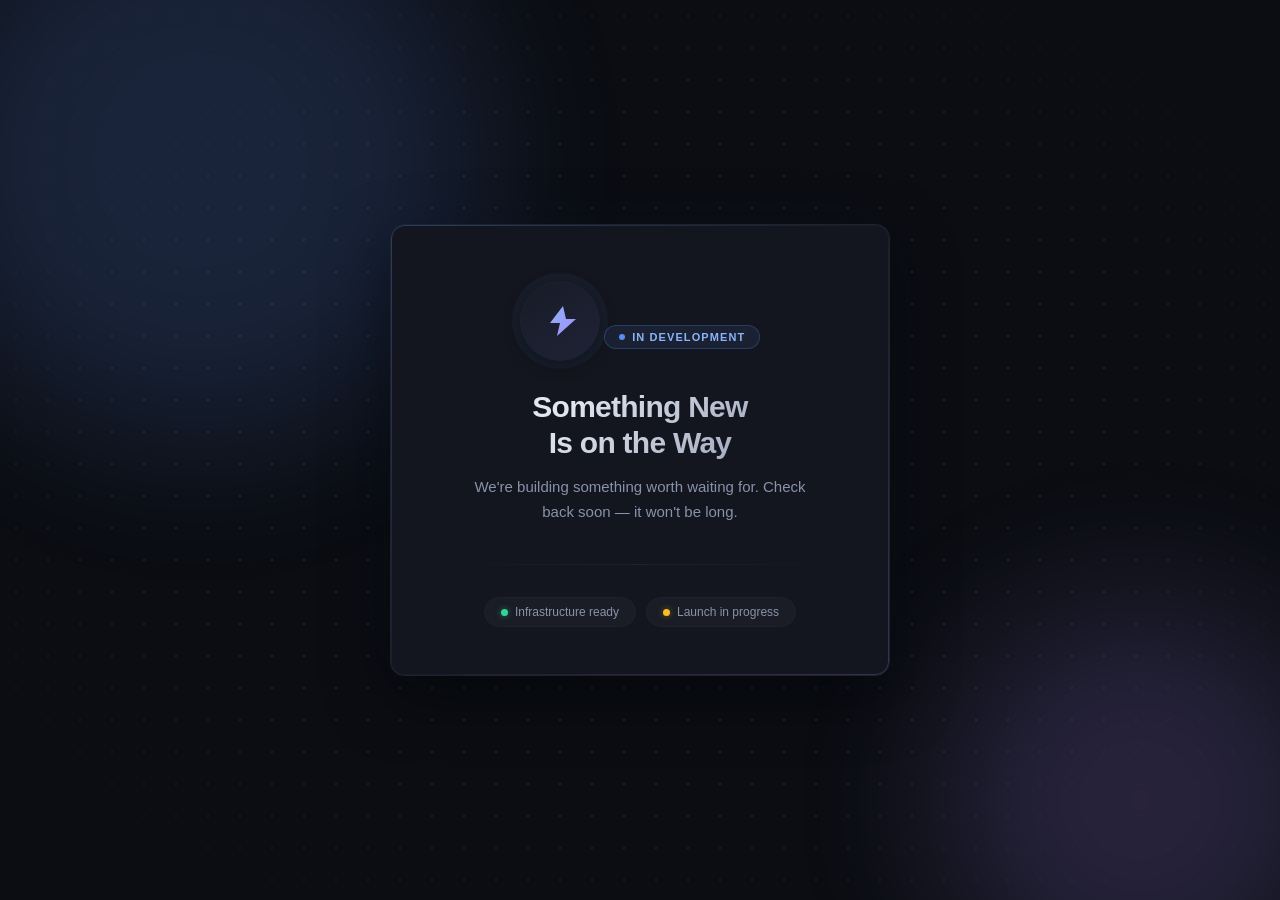
<file: internal/stub/default/index.html>
<!DOCTYPE html>
<html lang="en">
<head>
  <meta charset="UTF-8">
  <meta name="viewport" content="width=device-width, initial-scale=1.0">
  <title>Coming Soon</title>
  <style>
    *, *::before, *::after { box-sizing: border-box; margin: 0; padding: 0; }

    :root {
      --bg:        #0b0d12;
      --surface:   #13161e;
      --border:    #1e2130;
      --accent:    #5b8dee;
      --accent2:   #a78bfa;
      --text:      #e2e6f0;
      --muted:     #8892aa;
      --dim:       #3d4460;
      --r:         14px;
    }

    html, body { height: 100%; }

    body {
      font-family: -apple-system, BlinkMacSystemFont, 'Segoe UI', Roboto,
                   'Helvetica Neue', Arial, sans-serif;
      background: var(--bg);
      color: var(--text);
      display: flex;
      align-items: center;
      justify-content: center;
      min-height: 100vh;
      padding: 24px;
      overflow: hidden;
    }

    /* ── Animated background ── */
    .bg-layer {
      position: fixed;
      inset: 0;
      pointer-events: none;
      z-index: 0;
    }

    /* Dot grid */
    .bg-layer::before {
      content: '';
      position: absolute;
      inset: 0;
      background-image: radial-gradient(circle, rgba(91,141,238,.18) 1px, transparent 1px);
      background-size: 32px 32px;
      mask-image: radial-gradient(ellipse 80% 80% at 50% 50%, black 40%, transparent 100%);
    }

    /* Glow orbs */
    .orb {
      position: absolute;
      border-radius: 50%;
      filter: blur(80px);
      opacity: 0.18;
      animation: drift 12s ease-in-out infinite alternate;
    }
    .orb-1 {
      width: 560px; height: 560px;
      background: var(--accent);
      top: -120px; left: -80px;
      animation-delay: 0s;
    }
    .orb-2 {
      width: 400px; height: 400px;
      background: var(--accent2);
      bottom: -100px; right: -60px;
      animation-delay: -6s;
    }
    @keyframes drift {
      from { transform: translate(0, 0) scale(1); }
      to   { transform: translate(40px, 30px) scale(1.08); }
    }

    /* ── Card ── */
    .card {
      position: relative;
      z-index: 1;
      background: var(--surface);
      border: 1px solid var(--border);
      border-radius: var(--r);
      padding: 56px 52px 48px;
      max-width: 500px;
      width: 100%;
      text-align: center;
      box-shadow:
        0 0 0 1px rgba(255,255,255,.03) inset,
        0 20px 60px rgba(0,0,0,.5),
        0 0 80px rgba(91,141,238,.05);
    }

    /* card shimmer border */
    .card::before {
      content: '';
      position: absolute;
      inset: 0;
      border-radius: var(--r);
      padding: 1px;
      background: linear-gradient(135deg,
        rgba(91,141,238,.3) 0%,
        transparent 50%,
        rgba(167,139,250,.2) 100%);
      -webkit-mask: linear-gradient(#fff 0 0) content-box,
                    linear-gradient(#fff 0 0);
      -webkit-mask-composite: xor;
      mask-composite: exclude;
      pointer-events: none;
    }

    /* ── Icon ── */
    .icon-ring {
      display: inline-flex;
      align-items: center;
      justify-content: center;
      width: 80px;
      height: 80px;
      border-radius: 50%;
      background: linear-gradient(145deg, #181c28, #1e2235);
      border: 1px solid var(--border);
      margin-bottom: 28px;
      box-shadow: 0 0 0 8px rgba(91,141,238,.06), 0 4px 16px rgba(0,0,0,.4);
    }
    .icon-ring svg { width: 38px; height: 38px; }

    /* ── Badge ── */
    .badge {
      display: inline-flex;
      align-items: center;
      gap: 7px;
      background: rgba(91,141,238,.1);
      border: 1px solid rgba(91,141,238,.25);
      color: #8ab4f8;
      font-size: 11px;
      font-weight: 700;
      letter-spacing: .1em;
      text-transform: uppercase;
      padding: 5px 14px;
      border-radius: 99px;
      margin-bottom: 22px;
    }
    .badge-dot {
      width: 6px; height: 6px;
      border-radius: 50%;
      background: var(--accent);
      animation: blink 2.4s ease-in-out infinite;
    }
    @keyframes blink {
      0%,100% { opacity: 1; transform: scale(1); }
      50%      { opacity: .3; transform: scale(.7); }
    }

    /* ── Heading ── */
    h1 {
      font-size: 30px;
      font-weight: 700;
      letter-spacing: -.025em;
      background: linear-gradient(135deg, var(--text) 30%, var(--muted));
      -webkit-background-clip: text;
      -webkit-text-fill-color: transparent;
      background-clip: text;
      margin-bottom: 14px;
      line-height: 1.2;
    }

    .sub {
      font-size: 15px;
      color: var(--muted);
      line-height: 1.65;
      margin-bottom: 40px;
      max-width: 340px;
      margin-left: auto;
      margin-right: auto;
    }

    /* ── Separator ── */
    .sep {
      height: 1px;
      background: linear-gradient(90deg, transparent, var(--border), transparent);
      margin-bottom: 32px;
    }

    /* ── Status pills ── */
    .status-row {
      display: flex;
      justify-content: center;
      gap: 10px;
      flex-wrap: wrap;
    }
    .pill {
      display: flex;
      align-items: center;
      gap: 7px;
      background: rgba(255,255,255,.03);
      border: 1px solid var(--border);
      border-radius: 99px;
      padding: 7px 16px;
      font-size: 12px;
      color: var(--muted);
      font-weight: 500;
    }
    .pill-icon {
      width: 7px; height: 7px;
      border-radius: 50%;
    }
    .pill-icon.green  { background: #34d399; box-shadow: 0 0 6px rgba(52,211,153,.5); }
    .pill-icon.yellow { background: #fbbf24; box-shadow: 0 0 6px rgba(251,191,36,.4);
                        animation: blink 3s ease-in-out infinite; }

    /* ── Responsive ── */
    @media (max-width: 480px) {
      .card { padding: 40px 28px 36px; }
      h1    { font-size: 24px; }
    }
  </style>
</head>
<body>

  <div class="bg-layer">
    <div class="orb orb-1"></div>
    <div class="orb orb-2"></div>
  </div>

  <div class="card">

    <div class="icon-ring">
      <!-- Spark / bolt icon -->
      <svg viewBox="0 0 38 38" fill="none" xmlns="http://www.w3.org/2000/svg" aria-hidden="true">
        <defs>
          <linearGradient id="g1" x1="0" y1="0" x2="1" y2="1">
            <stop offset="0%"   stop-color="#8ab4f8"/>
            <stop offset="100%" stop-color="#a78bfa"/>
          </linearGradient>
        </defs>
        <!-- Lightning bolt -->
        <path d="M22 4L9 21h10l-3 13 19-17H25L22 4z"
              fill="url(#g1)" stroke="none"/>
      </svg>
    </div>

    <div class="badge">
      <span class="badge-dot"></span>
      In Development
    </div>

    <h1>Something New<br>Is on the Way</h1>
    <p class="sub">
      We're building something worth waiting for.
      Check back soon — it won't be long.
    </p>

    <div class="sep"></div>

    <div class="status-row">
      <div class="pill">
        <span class="pill-icon green"></span>
        Infrastructure ready
      </div>
      <div class="pill">
        <span class="pill-icon yellow"></span>
        Launch in progress
      </div>
    </div>

  </div>

</body>
</html>
</file>
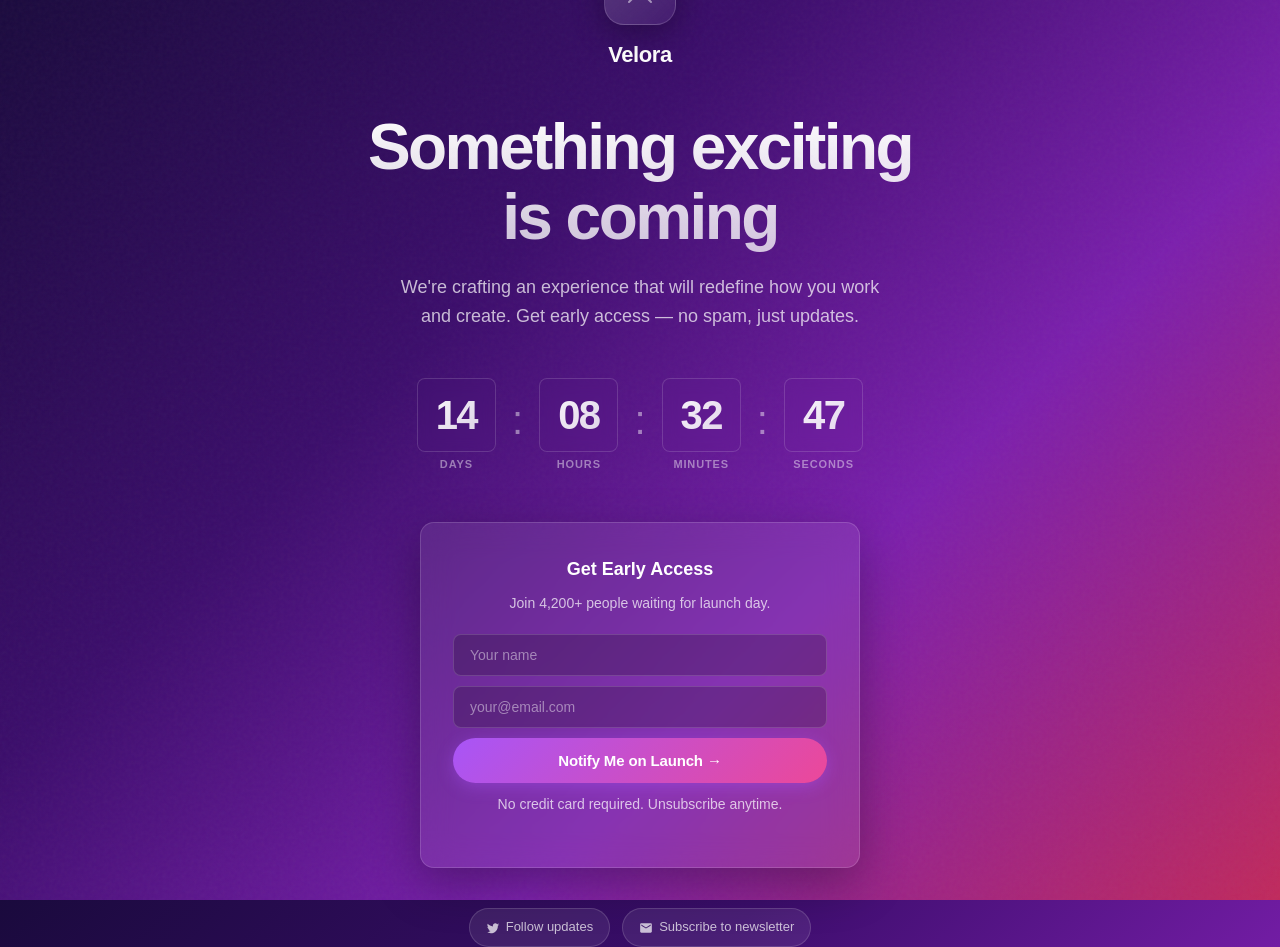
<file: internal/stub/templates/coming-soon/index.html>
<!DOCTYPE html>
<html lang="en">
<head>
  <meta charset="UTF-8">
  <meta name="viewport" content="width=device-width, initial-scale=1.0">
  <title>Coming Soon</title>
  <style>
    /* ============================================================
       Coming Soon Page Styles
       Theme: Gradient, vibrant, modern
       Fonts: System stack only — no external requests
       ============================================================ */

    *, *::before, *::after {
      box-sizing: border-box;
      margin: 0;
      padding: 0;
    }

    :root {
      --grad-start:    #6c3cdb;
      --grad-mid:      #a855f7;
      --grad-end:      #ec4899;
      --surface:       rgba(255, 255, 255, 0.08);
      --surface-hover: rgba(255, 255, 255, 0.13);
      --border:        rgba(255, 255, 255, 0.15);
      --text:          #ffffff;
      --text-dim:      rgba(255, 255, 255, 0.72);
      --text-muted:    rgba(255, 255, 255, 0.45);
      --input-bg:      rgba(0, 0, 0, 0.20);
      --radius:        14px;
      --radius-sm:     8px;
      --radius-pill:   99px;
    }

    html, body {
      height: 100%;
    }

    body {
      font-family: -apple-system, BlinkMacSystemFont, 'Segoe UI', Roboto,
                   Oxygen, Ubuntu, Cantarell, 'Open Sans', 'Helvetica Neue',
                   sans-serif;
      background: linear-gradient(135deg, #1a0a3d 0%, #3b0d6b 35%, #7b1fad 65%, #c0295c 100%);
      min-height: 100vh;
      display: flex;
      flex-direction: column;
      align-items: center;
      justify-content: center;
      padding: 32px 24px;
      color: var(--text);
      line-height: 1.6;
    }

    /* Noise overlay for texture */
    body::before {
      content: '';
      position: fixed;
      inset: 0;
      background-image: url("data:image/svg+xml,%3Csvg viewBox='0 0 256 256' xmlns='http://www.w3.org/2000/svg'%3E%3Cfilter id='noise'%3E%3CfeTurbulence type='fractalNoise' baseFrequency='0.9' numOctaves='4' stitchTiles='stitch'/%3E%3C/filter%3E%3Crect width='100%25' height='100%25' filter='url(%23noise)' opacity='0.04'/%3E%3C/svg%3E");
      pointer-events: none;
    }

    /* ── Logo / brand mark ── */
    .logo-wrap {
      margin-bottom: 40px;
      display: flex;
      flex-direction: column;
      align-items: center;
      gap: 12px;
    }

    .logo-icon {
      display: inline-flex;
      align-items: center;
      justify-content: center;
      width: 72px;
      height: 72px;
      background: linear-gradient(135deg, rgba(255,255,255,0.18), rgba(255,255,255,0.06));
      border: 1px solid var(--border);
      border-radius: 20px;
      backdrop-filter: blur(12px);
      box-shadow: 0 8px 32px rgba(0,0,0,0.3), inset 0 1px 0 rgba(255,255,255,0.2);
    }

    .logo-icon svg {
      width: 36px;
      height: 36px;
    }

    .logo-name {
      font-size: 22px;
      font-weight: 700;
      letter-spacing: -0.02em;
      color: var(--text);
    }

    /* ── Headline ── */
    h1 {
      font-size: clamp(36px, 6vw, 64px);
      font-weight: 800;
      letter-spacing: -0.04em;
      line-height: 1.1;
      text-align: center;
      margin-bottom: 20px;
      background: linear-gradient(180deg, #ffffff 0%, rgba(255,255,255,0.75) 100%);
      -webkit-background-clip: text;
      -webkit-text-fill-color: transparent;
      background-clip: text;
    }

    .tagline {
      font-size: 18px;
      color: var(--text-dim);
      text-align: center;
      max-width: 480px;
      margin-bottom: 48px;
    }

    /* ── Countdown ── */
    .countdown {
      display: flex;
      gap: 16px;
      margin-bottom: 48px;
      flex-wrap: wrap;
      justify-content: center;
    }

    .countdown-unit {
      display: flex;
      flex-direction: column;
      align-items: center;
      gap: 4px;
      min-width: 72px;
    }

    .countdown-number {
      font-size: 40px;
      font-weight: 800;
      letter-spacing: -0.04em;
      background: linear-gradient(135deg, #ffffff, rgba(255,255,255,0.75));
      -webkit-background-clip: text;
      -webkit-text-fill-color: transparent;
      background-clip: text;
      line-height: 1;

      background-color: var(--surface);
      border: 1px solid var(--border);
      border-radius: var(--radius-sm);
      padding: 16px 18px;
      min-width: 72px;
      text-align: center;
      backdrop-filter: blur(8px);
    }

    .countdown-label {
      font-size: 11px;
      font-weight: 600;
      letter-spacing: 0.08em;
      text-transform: uppercase;
      color: var(--text-muted);
    }

    .countdown-sep {
      font-size: 40px;
      font-weight: 300;
      color: var(--text-muted);
      align-self: flex-start;
      padding-top: 10px;
    }

    /* ── Signup form ── */
    .signup-card {
      background: var(--surface);
      border: 1px solid var(--border);
      border-radius: var(--radius);
      padding: 32px;
      width: 100%;
      max-width: 440px;
      backdrop-filter: blur(16px);
      box-shadow: 0 16px 48px rgba(0,0,0,0.3);
      margin-bottom: 40px;
    }

    .signup-card h2 {
      font-size: 18px;
      font-weight: 700;
      margin-bottom: 8px;
      text-align: center;
    }

    .signup-card p {
      font-size: 14px;
      color: var(--text-dim);
      text-align: center;
      margin-bottom: 20px;
    }

    .form-row {
      display: flex;
      flex-direction: column;
      gap: 10px;
    }

    .form-row input[type="text"],
    .form-row input[type="email"] {
      background: var(--input-bg);
      border: 1px solid var(--border);
      border-radius: var(--radius-sm);
      color: var(--text);
      font-family: inherit;
      font-size: 14px;
      padding: 12px 16px;
      outline: none;
      width: 100%;
      transition: border-color 0.2s, box-shadow 0.2s;
    }

    .form-row input::placeholder {
      color: var(--text-muted);
    }

    .form-row input:focus {
      border-color: rgba(255,255,255,0.4);
      box-shadow: 0 0 0 3px rgba(255,255,255,0.08);
    }

    .btn-submit {
      background: linear-gradient(135deg, #a855f7, #ec4899);
      border: none;
      border-radius: var(--radius-pill);
      color: #fff;
      cursor: pointer;
      font-family: inherit;
      font-size: 15px;
      font-weight: 700;
      padding: 14px 24px;
      width: 100%;
      transition: opacity 0.2s, transform 0.1s;
      letter-spacing: -0.01em;
      box-shadow: 0 4px 16px rgba(168, 85, 247, 0.4);
    }

    .btn-submit:hover {
      opacity: 0.9;
    }

    .btn-submit:active {
      transform: scale(0.98);
    }

    .privacy-note {
      font-size: 11px;
      color: var(--text-muted);
      text-align: center;
      margin-top: 10px;
    }

    /* ── Social hints ── */
    .social-row {
      display: flex;
      gap: 12px;
      justify-content: center;
      flex-wrap: wrap;
    }

    .social-chip {
      display: inline-flex;
      align-items: center;
      gap: 6px;
      background: var(--surface);
      border: 1px solid var(--border);
      border-radius: var(--radius-pill);
      color: var(--text-dim);
      font-size: 13px;
      font-weight: 500;
      padding: 8px 16px;
      text-decoration: none;
      transition: background 0.2s;
    }

    .social-chip:hover {
      background: var(--surface-hover);
    }

    /* ── Responsive ── */
    @media (max-width: 480px) {
      .countdown-number {
        font-size: 32px;
        padding: 12px 14px;
        min-width: 60px;
      }

      .countdown-sep {
        font-size: 32px;
        padding-top: 6px;
      }

      .signup-card {
        padding: 24px 20px;
      }
    }

    /* ============================================================
       End of styles
       ============================================================ */
  </style>
</head>
<body>

  <!-- Logo / Brand mark with inline SVG -->
  <div class="logo-wrap">
    <div class="logo-icon">
      <!-- Abstract rocket / launch icon -->
      <svg viewBox="0 0 36 36" fill="none" xmlns="http://www.w3.org/2000/svg" aria-hidden="true">
        <path d="M18 3C18 3 10 10 10 20c0 4.4 3.6 8 8 8s8-3.6 8-8C26 10 18 3 18 3z"
              fill="url(#rg1)" stroke="rgba(255,255,255,0.3)" stroke-width="1"/>
        <circle cx="18" cy="20" r="3" fill="white" opacity="0.9"/>
        <path d="M12 26 L7 31" stroke="rgba(255,255,255,0.5)" stroke-width="2"
              stroke-linecap="round"/>
        <path d="M24 26 L29 31" stroke="rgba(255,255,255,0.5)" stroke-width="2"
              stroke-linecap="round"/>
        <path d="M10 19 C8 19 6 21 6 23 L10 22z" fill="rgba(255,255,255,0.4)"/>
        <path d="M26 19 C28 19 30 21 30 23 L26 22z" fill="rgba(255,255,255,0.4)"/>
        <defs>
          <linearGradient id="rg1" x1="18" y1="3" x2="18" y2="28" gradientUnits="userSpaceOnUse">
            <stop offset="0%" stop-color="#ffffff" stop-opacity="0.9"/>
            <stop offset="100%" stop-color="#c084fc" stop-opacity="0.7"/>
          </linearGradient>
        </defs>
      </svg>
    </div>
    <span class="logo-name">Velora</span>
  </div>

  <h1>Something exciting<br>is coming</h1>
  <p class="tagline">
    We're crafting an experience that will redefine how you work and create.
    Get early access — no spam, just updates.
  </p>

  <!-- Static countdown display (decorative) -->
  <div class="countdown" aria-label="Days, hours, minutes, seconds remaining">
    <div class="countdown-unit">
      <span class="countdown-number">14</span>
      <span class="countdown-label">Days</span>
    </div>
    <span class="countdown-sep" aria-hidden="true">:</span>
    <div class="countdown-unit">
      <span class="countdown-number">08</span>
      <span class="countdown-label">Hours</span>
    </div>
    <span class="countdown-sep" aria-hidden="true">:</span>
    <div class="countdown-unit">
      <span class="countdown-number">32</span>
      <span class="countdown-label">Minutes</span>
    </div>
    <span class="countdown-sep" aria-hidden="true">:</span>
    <div class="countdown-unit">
      <span class="countdown-number">47</span>
      <span class="countdown-label">Seconds</span>
    </div>
  </div>

  <!-- Signup card -->
  <div class="signup-card">
    <h2>Get Early Access</h2>
    <p>Join 4,200+ people waiting for launch day.</p>

    <form class="form-row" action="#" method="post">
      <input type="text"  name="name"  placeholder="Your name" autocomplete="given-name">
      <input type="email" name="email" placeholder="your@email.com" autocomplete="email" required>
      <button type="submit" class="btn-submit">Notify Me on Launch &#8594;</button>
    </form>

    <p class="privacy-note">No credit card required. Unsubscribe anytime.</p>
  </div>

  <!-- Social chips -->
  <div class="social-row">
    <a href="#" class="social-chip">
      <svg width="14" height="14" viewBox="0 0 24 24" fill="currentColor" aria-hidden="true">
        <path d="M22.46 6c-.77.35-1.6.58-2.46.69.88-.53 1.56-1.37 1.88-2.38-.83.5-1.75.85-2.72
                 1.05C18.37 4.5 17.26 4 16 4c-2.35 0-4.27 1.92-4.27 4.29 0 .34.04.67.11.98
                 C8.28 9.09 5.11 7.38 3 4.79c-.37.63-.58 1.37-.58 2.15 0 1.49.75 2.81 1.91
                 3.56-.71 0-1.37-.2-1.95-.5v.03c0 2.08 1.48 3.82 3.44 4.21a4.22 4.22 0 0
                 1-1.93.07 4.28 4.28 0 0 0 4 2.98 8.521 8.521 0 0 1-5.33 1.84c-.34
                 0-.68-.02-1.02-.06C3.44 20.29 5.7 21 8.12 21 16 21 20.33 14.46 20.33
                 8.79c0-.19 0-.37-.01-.56.84-.6 1.56-1.36 2.14-2.23z"/>
      </svg>
      Follow updates
    </a>
    <a href="#" class="social-chip">
      <svg width="14" height="14" viewBox="0 0 24 24" fill="currentColor" aria-hidden="true">
        <path d="M20 4H4c-1.1 0-2 .9-2 2v12c0 1.1.9 2 2 2h16c1.1 0 2-.9 2-2V6c0-1.1-.9-2-2-2zm0
                 4l-8 5-8-5V6l8 5 8-5v2z"/>
      </svg>
      Subscribe to newsletter
    </a>
  </div>

</body>
</html>
</file>
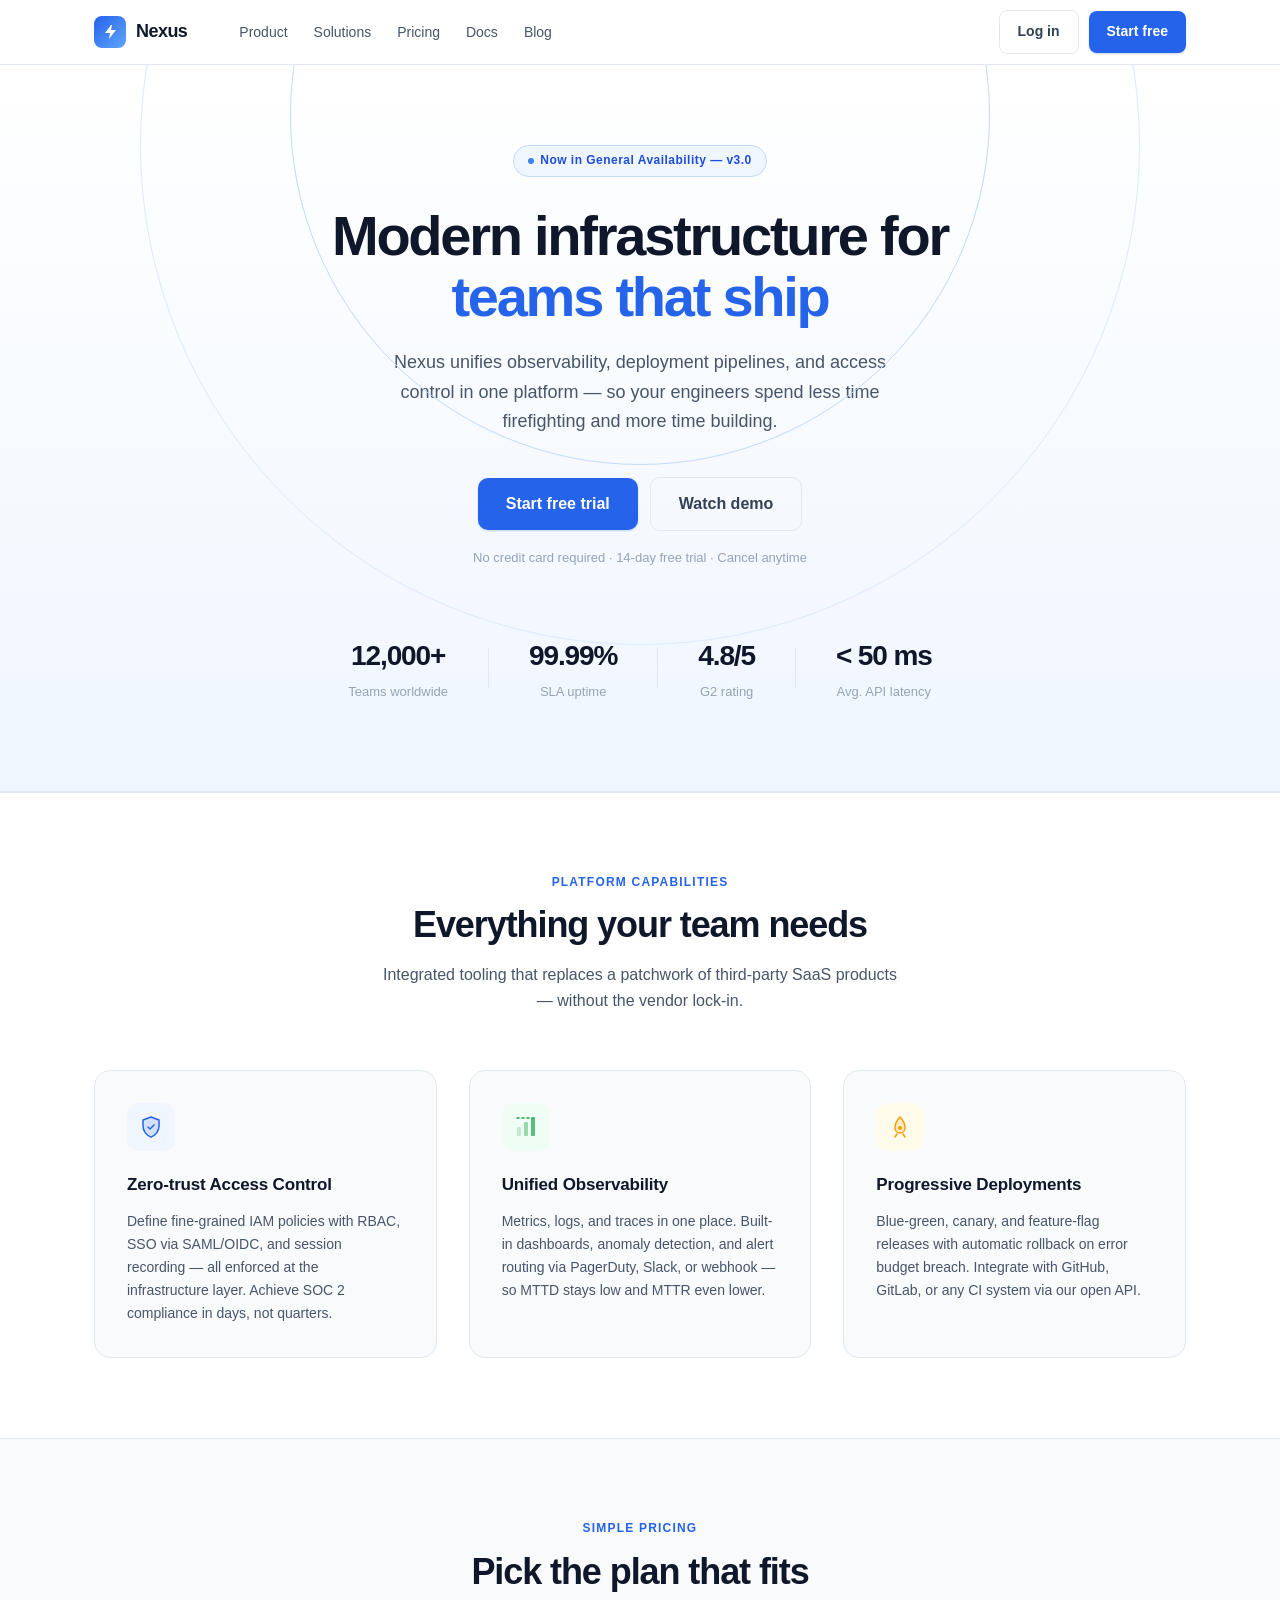
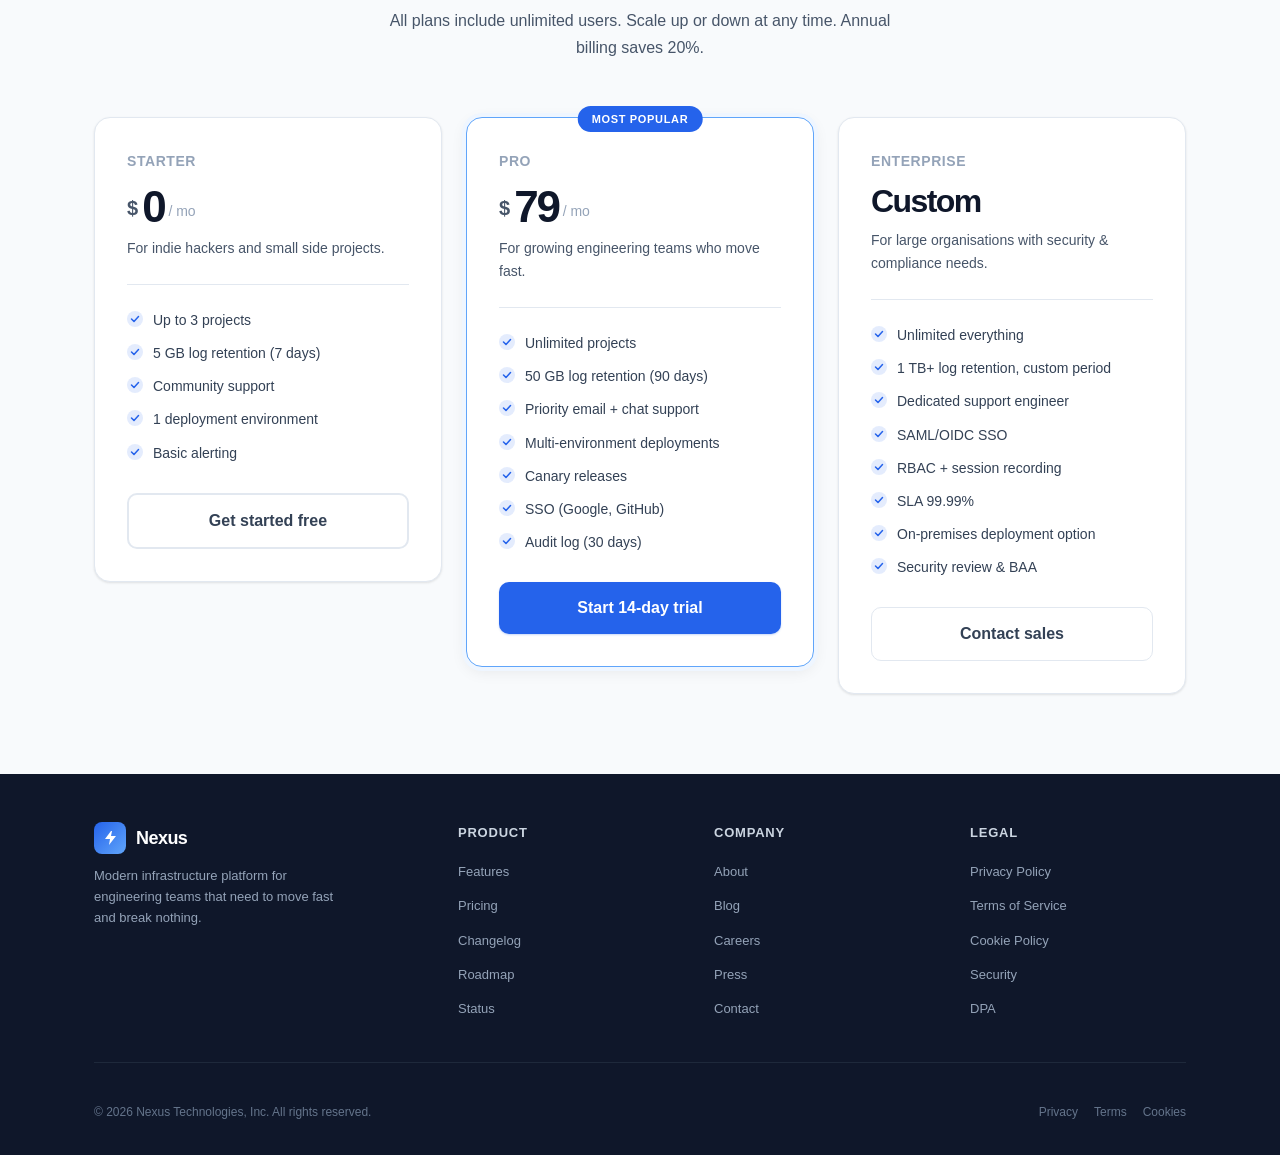
<file: internal/stub/templates/corporate-landing/index.html>
<!DOCTYPE html>
<html lang="en">
<head>
  <meta charset="UTF-8">
  <meta name="viewport" content="width=device-width, initial-scale=1.0">
  <title>Nexus Platform — Modern Infrastructure for Growing Teams</title>
  <style>
    /* ============================================================
       Corporate SaaS Landing Page
       Theme: Professional blue / grey palette
       Fonts: System stack only — no external requests
       ============================================================ */

    *, *::before, *::after {
      box-sizing: border-box;
      margin: 0;
      padding: 0;
    }

    :root {
      /* Brand colours */
      --blue-50:   #eff6ff;
      --blue-100:  #dbeafe;
      --blue-200:  #bfdbfe;
      --blue-400:  #60a5fa;
      --blue-500:  #3b82f6;
      --blue-600:  #2563eb;
      --blue-700:  #1d4ed8;
      --blue-900:  #1e3a8a;
      --grey-50:   #f8fafc;
      --grey-100:  #f1f5f9;
      --grey-200:  #e2e8f0;
      --grey-300:  #cbd5e1;
      --grey-400:  #94a3b8;
      --grey-500:  #64748b;
      --grey-600:  #475569;
      --grey-700:  #334155;
      --grey-800:  #1e293b;
      --grey-900:  #0f172a;

      /* Semantic */
      --bg:           var(--grey-50);
      --surface:      #ffffff;
      --border:       var(--grey-200);
      --text:         var(--grey-900);
      --text-2:       var(--grey-600);
      --text-3:       var(--grey-400);
      --accent:       var(--blue-600);
      --accent-hover: var(--blue-700);

      /* Layout */
      --max-width: 1140px;
      --radius:    10px;
      --radius-lg: 16px;
      --shadow-sm: 0 1px 3px rgba(0,0,0,0.07), 0 1px 2px rgba(0,0,0,0.04);
      --shadow:    0 4px 16px rgba(0,0,0,0.08);
      --shadow-lg: 0 10px 40px rgba(0,0,0,0.12);
    }

    html {
      scroll-behavior: smooth;
      font-size: 16px;
    }

    body {
      font-family: -apple-system, BlinkMacSystemFont, 'Segoe UI', Roboto,
                   Oxygen, Ubuntu, Cantarell, 'Open Sans', 'Helvetica Neue',
                   sans-serif;
      background-color: var(--bg);
      color: var(--text);
      line-height: 1.65;
    }

    a { color: var(--accent); text-decoration: none; }
    a:hover { color: var(--accent-hover); text-decoration: underline; }

    .container {
      max-width: var(--max-width);
      margin: 0 auto;
      padding: 0 24px;
    }

    /* ─────────────────────────────────────────────
       NAVIGATION
    ───────────────────────────────────────────── */
    .topnav {
      background: var(--surface);
      border-bottom: 1px solid var(--border);
      position: sticky;
      top: 0;
      z-index: 200;
    }

    .topnav-inner {
      display: flex;
      align-items: center;
      height: 64px;
      gap: 40px;
    }

    .nav-logo {
      display: flex;
      align-items: center;
      gap: 10px;
      font-size: 18px;
      font-weight: 800;
      color: var(--grey-900);
      letter-spacing: -0.03em;
      text-decoration: none;
      flex-shrink: 0;
    }

    .nav-logo:hover { text-decoration: none; color: var(--accent); }

    .logo-mark {
      width: 32px;
      height: 32px;
      border-radius: 8px;
      background: linear-gradient(135deg, var(--blue-600), var(--blue-400));
      display: flex;
      align-items: center;
      justify-content: center;
    }

    .logo-mark svg { width: 18px; height: 18px; }

    .nav-links {
      display: flex;
      align-items: center;
      gap: 2px;
      list-style: none;
      flex: 1;
    }

    .nav-links a {
      color: var(--grey-600);
      font-size: 14px;
      font-weight: 500;
      padding: 6px 12px;
      border-radius: 6px;
      text-decoration: none;
      transition: background 0.15s, color 0.15s;
    }

    .nav-links a:hover {
      background: var(--blue-50);
      color: var(--accent);
      text-decoration: none;
    }

    .nav-actions {
      display: flex;
      align-items: center;
      gap: 10px;
      margin-left: auto;
    }

    .btn {
      display: inline-flex;
      align-items: center;
      justify-content: center;
      gap: 6px;
      border-radius: 8px;
      font-family: inherit;
      font-size: 14px;
      font-weight: 600;
      padding: 9px 18px;
      cursor: pointer;
      text-decoration: none;
      transition: background 0.15s, color 0.15s, box-shadow 0.15s;
      border: none;
    }

    .btn-ghost {
      background: transparent;
      color: var(--grey-700);
      border: 1px solid var(--border);
    }

    .btn-ghost:hover {
      background: var(--grey-100);
      color: var(--grey-900);
      text-decoration: none;
    }

    .btn-primary {
      background: var(--accent);
      color: #ffffff;
      box-shadow: 0 1px 2px rgba(37,99,235,0.25);
    }

    .btn-primary:hover {
      background: var(--accent-hover);
      color: #fff;
      text-decoration: none;
      box-shadow: 0 4px 12px rgba(37,99,235,0.35);
    }

    .btn-lg {
      font-size: 16px;
      padding: 13px 28px;
      border-radius: 10px;
    }

    /* ─────────────────────────────────────────────
       HERO
    ───────────────────────────────────────────── */
    .hero {
      background: linear-gradient(180deg, var(--surface) 0%, var(--blue-50) 100%);
      border-bottom: 1px solid var(--border);
      padding: 80px 0 88px;
      text-align: center;
      position: relative;
      overflow: hidden;
    }

    /* Decorative rings */
    .hero::before,
    .hero::after {
      content: '';
      position: absolute;
      border-radius: 50%;
      border: 1px solid var(--blue-200);
      pointer-events: none;
    }

    .hero::before {
      width: 700px; height: 700px;
      top: -300px; left: 50%;
      transform: translateX(-50%);
    }

    .hero::after {
      width: 1000px; height: 1000px;
      top: -420px; left: 50%;
      transform: translateX(-50%);
      border-color: var(--blue-100);
    }

    .hero-badge {
      display: inline-flex;
      align-items: center;
      gap: 6px;
      background: var(--blue-50);
      border: 1px solid var(--blue-200);
      color: var(--blue-700);
      font-size: 12px;
      font-weight: 600;
      letter-spacing: 0.04em;
      padding: 5px 14px;
      border-radius: 99px;
      margin-bottom: 28px;
    }

    .hero-badge span {
      width: 6px; height: 6px;
      border-radius: 50%;
      background: var(--blue-500);
    }

    .hero h1 {
      font-size: clamp(32px, 5vw, 56px);
      font-weight: 800;
      letter-spacing: -0.04em;
      line-height: 1.1;
      color: var(--grey-900);
      max-width: 680px;
      margin: 0 auto 20px;
    }

    .hero h1 em {
      font-style: normal;
      color: var(--blue-600);
    }

    .hero-sub {
      font-size: 18px;
      color: var(--text-2);
      max-width: 520px;
      margin: 0 auto 40px;
    }

    .hero-actions {
      display: flex;
      align-items: center;
      justify-content: center;
      gap: 12px;
      flex-wrap: wrap;
    }

    .hero-note {
      margin-top: 16px;
      font-size: 13px;
      color: var(--text-3);
    }

    .hero-stats {
      display: flex;
      align-items: center;
      justify-content: center;
      gap: 40px;
      margin-top: 64px;
      flex-wrap: wrap;
    }

    .hero-stat {
      text-align: center;
    }

    .hero-stat .number {
      font-size: 28px;
      font-weight: 800;
      letter-spacing: -0.04em;
      color: var(--grey-900);
    }

    .hero-stat .label {
      font-size: 13px;
      color: var(--text-3);
      margin-top: 2px;
    }

    .hero-stat-sep {
      width: 1px;
      height: 40px;
      background: var(--border);
    }

    /* ─────────────────────────────────────────────
       SECTION SHARED
    ───────────────────────────────────────────── */
    section {
      padding: 80px 0;
    }

    .section-label {
      font-size: 12px;
      font-weight: 700;
      letter-spacing: 0.1em;
      text-transform: uppercase;
      color: var(--blue-600);
      margin-bottom: 12px;
    }

    .section-title {
      font-size: clamp(24px, 3.5vw, 36px);
      font-weight: 800;
      letter-spacing: -0.03em;
      line-height: 1.15;
      color: var(--grey-900);
      margin-bottom: 16px;
    }

    .section-desc {
      font-size: 16px;
      color: var(--text-2);
      max-width: 520px;
    }

    .section-header {
      text-align: center;
      margin-bottom: 56px;
    }

    .section-header .section-desc {
      margin: 0 auto;
    }

    /* ─────────────────────────────────────────────
       FEATURES
    ───────────────────────────────────────────── */
    .features {
      background: var(--surface);
      border-top: 1px solid var(--border);
      border-bottom: 1px solid var(--border);
    }

    .features-grid {
      display: grid;
      grid-template-columns: repeat(3, 1fr);
      gap: 32px;
    }

    .feature-card {
      padding: 32px;
      border: 1px solid var(--border);
      border-radius: var(--radius-lg);
      background: var(--grey-50);
      transition: box-shadow 0.2s, transform 0.2s;
    }

    .feature-card:hover {
      box-shadow: var(--shadow);
      transform: translateY(-2px);
    }

    .feature-icon {
      width: 48px;
      height: 48px;
      border-radius: 12px;
      display: flex;
      align-items: center;
      justify-content: center;
      margin-bottom: 20px;
    }

    .feature-icon.blue  { background: var(--blue-50);  }
    .feature-icon.green { background: #f0fdf4; }
    .feature-icon.amber { background: #fffbeb; }

    .feature-icon svg { width: 24px; height: 24px; }

    .feature-card h3 {
      font-size: 17px;
      font-weight: 700;
      margin-bottom: 10px;
      letter-spacing: -0.01em;
    }

    .feature-card p {
      font-size: 14px;
      color: var(--text-2);
      line-height: 1.65;
    }

    /* ─────────────────────────────────────────────
       PRICING
    ───────────────────────────────────────────── */
    .pricing {
      background: var(--bg);
    }

    .pricing-grid {
      display: grid;
      grid-template-columns: repeat(3, 1fr);
      gap: 24px;
      align-items: start;
    }

    .pricing-card {
      background: var(--surface);
      border: 1px solid var(--border);
      border-radius: var(--radius-lg);
      padding: 32px;
      box-shadow: var(--shadow-sm);
      display: flex;
      flex-direction: column;
    }

    .pricing-card.featured {
      border-color: var(--blue-400);
      box-shadow: 0 0 0 4px var(--blue-50), var(--shadow);
      position: relative;
    }

    .pricing-badge {
      position: absolute;
      top: -12px;
      left: 50%;
      transform: translateX(-50%);
      background: var(--blue-600);
      color: #fff;
      font-size: 11px;
      font-weight: 700;
      letter-spacing: 0.06em;
      text-transform: uppercase;
      padding: 4px 14px;
      border-radius: 99px;
      white-space: nowrap;
    }

    .plan-name {
      font-size: 14px;
      font-weight: 700;
      letter-spacing: 0.04em;
      text-transform: uppercase;
      color: var(--text-3);
      margin-bottom: 12px;
    }

    .plan-price {
      display: flex;
      align-items: flex-end;
      gap: 4px;
      margin-bottom: 8px;
    }

    .plan-price .currency {
      font-size: 20px;
      font-weight: 700;
      color: var(--text-2);
      margin-bottom: 4px;
    }

    .plan-price .amount {
      font-size: 44px;
      font-weight: 800;
      letter-spacing: -0.05em;
      color: var(--grey-900);
      line-height: 1;
    }

    .plan-price .period {
      font-size: 14px;
      color: var(--text-3);
      margin-bottom: 6px;
    }

    .plan-desc {
      font-size: 14px;
      color: var(--text-2);
      margin-bottom: 24px;
      padding-bottom: 24px;
      border-bottom: 1px solid var(--border);
    }

    .plan-features {
      list-style: none;
      display: flex;
      flex-direction: column;
      gap: 10px;
      margin-bottom: 28px;
      flex: 1;
    }

    .plan-features li {
      display: flex;
      align-items: flex-start;
      gap: 10px;
      font-size: 14px;
      color: var(--grey-700);
    }

    .plan-features li::before {
      content: '';
      flex-shrink: 0;
      width: 16px;
      height: 16px;
      margin-top: 2px;
      background-image: url("data:image/svg+xml,%3Csvg viewBox='0 0 16 16' fill='none' xmlns='http://www.w3.org/2000/svg'%3E%3Ccircle cx='8' cy='8' r='8' fill='%232563eb' fill-opacity='0.12'/%3E%3Cpath d='M4.5 8l2.5 2.5 4.5-5' stroke='%232563eb' stroke-width='1.5' stroke-linecap='round' stroke-linejoin='round'/%3E%3C/svg%3E");
      background-size: contain;
      background-repeat: no-repeat;
    }

    .plan-cta {
      width: 100%;
    }

    .btn-outline {
      background: transparent;
      border: 2px solid var(--border);
      color: var(--grey-700);
    }

    .btn-outline:hover {
      border-color: var(--accent);
      color: var(--accent);
      text-decoration: none;
    }

    /* ─────────────────────────────────────────────
       FOOTER
    ───────────────────────────────────────────── */
    .site-footer {
      background: var(--grey-900);
      color: var(--grey-400);
      padding: 48px 0 32px;
    }

    .footer-top {
      display: grid;
      grid-template-columns: 1.5fr 1fr 1fr 1fr;
      gap: 40px;
      margin-bottom: 40px;
      padding-bottom: 40px;
      border-bottom: 1px solid var(--grey-800);
    }

    .footer-brand .nav-logo {
      color: #fff;
      margin-bottom: 12px;
      display: inline-flex;
    }

    .footer-brand p {
      font-size: 13px;
      line-height: 1.6;
      max-width: 240px;
    }

    .footer-col h4 {
      font-size: 13px;
      font-weight: 700;
      color: var(--grey-300);
      margin-bottom: 14px;
      text-transform: uppercase;
      letter-spacing: 0.06em;
    }

    .footer-col ul {
      list-style: none;
      display: flex;
      flex-direction: column;
      gap: 8px;
    }

    .footer-col a {
      font-size: 13px;
      color: var(--grey-400);
      text-decoration: none;
      transition: color 0.15s;
    }

    .footer-col a:hover {
      color: #fff;
      text-decoration: none;
    }

    .footer-bottom {
      display: flex;
      align-items: center;
      justify-content: space-between;
      flex-wrap: wrap;
      gap: 12px;
    }

    .footer-bottom p {
      font-size: 12px;
      color: var(--grey-500);
    }

    .footer-bottom nav {
      display: flex;
      gap: 16px;
    }

    .footer-bottom nav a {
      font-size: 12px;
      color: var(--grey-500);
      text-decoration: none;
    }

    .footer-bottom nav a:hover {
      color: var(--grey-300);
      text-decoration: none;
    }

    /* ─────────────────────────────────────────────
       RESPONSIVE
    ───────────────────────────────────────────── */
    @media (max-width: 900px) {
      .features-grid,
      .pricing-grid {
        grid-template-columns: 1fr;
        max-width: 480px;
        margin: 0 auto;
      }

      .footer-top {
        grid-template-columns: 1fr 1fr;
      }

      .nav-links { display: none; }
    }

    @media (max-width: 600px) {
      .footer-top { grid-template-columns: 1fr; }
      .hero-stats { gap: 20px; }
      .hero-stat-sep { display: none; }
    }

    /* ============================================================
       End of styles
       ============================================================ */
  </style>
</head>
<body>

  <!-- ── NAVIGATION ── -->
  <header class="topnav">
    <div class="container">
      <div class="topnav-inner">

        <a href="#" class="nav-logo">
          <span class="logo-mark" aria-hidden="true">
            <!-- Bolt / infrastructure icon -->
            <svg viewBox="0 0 18 18" fill="none" xmlns="http://www.w3.org/2000/svg">
              <path d="M10 2L4 10h5l-1 6 7-9h-5l1-5z" fill="white"/>
            </svg>
          </span>
          Nexus
        </a>

        <ul class="nav-links">
          <li><a href="#">Product</a></li>
          <li><a href="#">Solutions</a></li>
          <li><a href="#">Pricing</a></li>
          <li><a href="#">Docs</a></li>
          <li><a href="#">Blog</a></li>
        </ul>

        <div class="nav-actions">
          <a href="#" class="btn btn-ghost">Log in</a>
          <a href="#" class="btn btn-primary">Start free</a>
        </div>

      </div>
    </div>
  </header>

  <!-- ── HERO ── -->
  <section class="hero">
    <div class="container">

      <div class="hero-badge">
        <span></span>
        Now in General Availability — v3.0
      </div>

      <h1>Modern infrastructure for <em>teams that ship</em></h1>

      <p class="hero-sub">
        Nexus unifies observability, deployment pipelines, and access control
        in one platform — so your engineers spend less time firefighting and
        more time building.
      </p>

      <div class="hero-actions">
        <a href="#" class="btn btn-primary btn-lg">Start free trial</a>
        <a href="#" class="btn btn-ghost btn-lg">Watch demo</a>
      </div>

      <p class="hero-note">No credit card required &middot; 14-day free trial &middot; Cancel anytime</p>

      <!-- Social proof numbers -->
      <div class="hero-stats">
        <div class="hero-stat">
          <div class="number">12,000+</div>
          <div class="label">Teams worldwide</div>
        </div>
        <div class="hero-stat-sep" aria-hidden="true"></div>
        <div class="hero-stat">
          <div class="number">99.99%</div>
          <div class="label">SLA uptime</div>
        </div>
        <div class="hero-stat-sep" aria-hidden="true"></div>
        <div class="hero-stat">
          <div class="number">4.8/5</div>
          <div class="label">G2 rating</div>
        </div>
        <div class="hero-stat-sep" aria-hidden="true"></div>
        <div class="hero-stat">
          <div class="number">&lt; 50 ms</div>
          <div class="label">Avg. API latency</div>
        </div>
      </div>

    </div>
  </section>

  <!-- ── FEATURES ── -->
  <section class="features" id="features">
    <div class="container">

      <div class="section-header">
        <div class="section-label">Platform capabilities</div>
        <h2 class="section-title">Everything your team needs</h2>
        <p class="section-desc">
          Integrated tooling that replaces a patchwork of third-party SaaS products —
          without the vendor lock-in.
        </p>
      </div>

      <div class="features-grid">

        <!-- Feature 1 -->
        <div class="feature-card">
          <div class="feature-icon blue">
            <!-- Shield / security SVG -->
            <svg viewBox="0 0 24 24" fill="none" xmlns="http://www.w3.org/2000/svg">
              <path d="M12 2L4 5v6c0 5 3.6 9.7 8 11 4.4-1.3 8-6 8-11V5l-8-3z"
                    fill="#2563eb" opacity="0.15"/>
              <path d="M12 2L4 5v6c0 5 3.6 9.7 8 11 4.4-1.3 8-6 8-11V5l-8-3z"
                    stroke="#2563eb" stroke-width="1.5" stroke-linejoin="round"/>
              <path d="M9 12l2 2 4-4" stroke="#2563eb" stroke-width="1.5"
                    stroke-linecap="round" stroke-linejoin="round"/>
            </svg>
          </div>
          <h3>Zero-trust Access Control</h3>
          <p>
            Define fine-grained IAM policies with RBAC, SSO via SAML/OIDC,
            and session recording — all enforced at the infrastructure layer.
            Achieve SOC 2 compliance in days, not quarters.
          </p>
        </div>

        <!-- Feature 2 -->
        <div class="feature-card">
          <div class="feature-icon green">
            <!-- Chart / metrics SVG -->
            <svg viewBox="0 0 24 24" fill="none" xmlns="http://www.w3.org/2000/svg">
              <rect x="3" y="12" width="4" height="9" rx="1" fill="#16a34a" opacity="0.2"/>
              <rect x="10" y="7"  width="4" height="14" rx="1" fill="#16a34a" opacity="0.4"/>
              <rect x="17" y="3"  width="4" height="18" rx="1" fill="#16a34a" opacity="0.7"/>
              <path d="M3 3h18" stroke="#16a34a" stroke-width="1.5" stroke-linecap="round"
                    stroke-dasharray="2 3"/>
            </svg>
          </div>
          <h3>Unified Observability</h3>
          <p>
            Metrics, logs, and traces in one place. Built-in dashboards, anomaly
            detection, and alert routing via PagerDuty, Slack, or webhook — so
            MTTD stays low and MTTR even lower.
          </p>
        </div>

        <!-- Feature 3 -->
        <div class="feature-card">
          <div class="feature-icon amber">
            <!-- Rocket / deployment SVG -->
            <svg viewBox="0 0 24 24" fill="none" xmlns="http://www.w3.org/2000/svg">
              <path d="M12 2C12 2 7 7 7 13c0 2.8 2.2 5 5 5s5-2.2 5-5C17 7 12 2 12 2z"
                    fill="#f59e0b" opacity="0.2"/>
              <path d="M12 2C12 2 7 7 7 13c0 2.8 2.2 5 5 5s5-2.2 5-5C17 7 12 2 12 2z"
                    stroke="#f59e0b" stroke-width="1.5"/>
              <circle cx="12" cy="13" r="2" fill="#f59e0b"/>
              <path d="M9 19l-2 3M15 19l2 3" stroke="#f59e0b" stroke-width="1.5"
                    stroke-linecap="round"/>
            </svg>
          </div>
          <h3>Progressive Deployments</h3>
          <p>
            Blue-green, canary, and feature-flag releases with automatic rollback
            on error budget breach. Integrate with GitHub, GitLab, or any CI system
            via our open API.
          </p>
        </div>

      </div><!-- /.features-grid -->
    </div>
  </section>

  <!-- ── PRICING ── -->
  <section class="pricing" id="pricing">
    <div class="container">

      <div class="section-header">
        <div class="section-label">Simple pricing</div>
        <h2 class="section-title">Pick the plan that fits</h2>
        <p class="section-desc">
          All plans include unlimited users. Scale up or down at any time.
          Annual billing saves 20%.
        </p>
      </div>

      <div class="pricing-grid">

        <!-- Starter -->
        <div class="pricing-card">
          <div class="plan-name">Starter</div>
          <div class="plan-price">
            <span class="currency">$</span>
            <span class="amount">0</span>
            <span class="period">/ mo</span>
          </div>
          <p class="plan-desc">For indie hackers and small side projects.</p>
          <ul class="plan-features">
            <li>Up to 3 projects</li>
            <li>5 GB log retention (7 days)</li>
            <li>Community support</li>
            <li>1 deployment environment</li>
            <li>Basic alerting</li>
          </ul>
          <a href="#" class="btn btn-outline btn-lg plan-cta">Get started free</a>
        </div>

        <!-- Pro (featured) -->
        <div class="pricing-card featured">
          <div class="pricing-badge">Most popular</div>
          <div class="plan-name">Pro</div>
          <div class="plan-price">
            <span class="currency">$</span>
            <span class="amount">79</span>
            <span class="period">/ mo</span>
          </div>
          <p class="plan-desc">For growing engineering teams who move fast.</p>
          <ul class="plan-features">
            <li>Unlimited projects</li>
            <li>50 GB log retention (90 days)</li>
            <li>Priority email + chat support</li>
            <li>Multi-environment deployments</li>
            <li>Canary releases</li>
            <li>SSO (Google, GitHub)</li>
            <li>Audit log (30 days)</li>
          </ul>
          <a href="#" class="btn btn-primary btn-lg plan-cta">Start 14-day trial</a>
        </div>

        <!-- Enterprise -->
        <div class="pricing-card">
          <div class="plan-name">Enterprise</div>
          <div class="plan-price">
            <span class="amount" style="font-size:32px; margin-bottom:4px;">Custom</span>
          </div>
          <p class="plan-desc">For large organisations with security &amp; compliance needs.</p>
          <ul class="plan-features">
            <li>Unlimited everything</li>
            <li>1 TB+ log retention, custom period</li>
            <li>Dedicated support engineer</li>
            <li>SAML/OIDC SSO</li>
            <li>RBAC + session recording</li>
            <li>SLA 99.99%</li>
            <li>On-premises deployment option</li>
            <li>Security review &amp; BAA</li>
          </ul>
          <a href="#" class="btn btn-ghost btn-lg plan-cta">Contact sales</a>
        </div>

      </div><!-- /.pricing-grid -->
    </div>
  </section>

  <!-- ── FOOTER ── -->
  <footer class="site-footer">
    <div class="container">

      <div class="footer-top">

        <div class="footer-brand">
          <a href="#" class="nav-logo">
            <span class="logo-mark" aria-hidden="true">
              <svg viewBox="0 0 18 18" fill="none" xmlns="http://www.w3.org/2000/svg">
                <path d="M10 2L4 10h5l-1 6 7-9h-5l1-5z" fill="white"/>
              </svg>
            </span>
            Nexus
          </a>
          <p>Modern infrastructure platform for engineering teams that need to move fast and break nothing.</p>
        </div>

        <div class="footer-col">
          <h4>Product</h4>
          <ul>
            <li><a href="#">Features</a></li>
            <li><a href="#">Pricing</a></li>
            <li><a href="#">Changelog</a></li>
            <li><a href="#">Roadmap</a></li>
            <li><a href="#">Status</a></li>
          </ul>
        </div>

        <div class="footer-col">
          <h4>Company</h4>
          <ul>
            <li><a href="#">About</a></li>
            <li><a href="#">Blog</a></li>
            <li><a href="#">Careers</a></li>
            <li><a href="#">Press</a></li>
            <li><a href="#">Contact</a></li>
          </ul>
        </div>

        <div class="footer-col">
          <h4>Legal</h4>
          <ul>
            <li><a href="#">Privacy Policy</a></li>
            <li><a href="#">Terms of Service</a></li>
            <li><a href="#">Cookie Policy</a></li>
            <li><a href="#">Security</a></li>
            <li><a href="#">DPA</a></li>
          </ul>
        </div>

      </div><!-- /.footer-top -->

      <div class="footer-bottom">
        <p>&copy; 2026 Nexus Technologies, Inc. All rights reserved.</p>
        <nav aria-label="Footer legal navigation">
          <a href="#">Privacy</a>
          <a href="#">Terms</a>
          <a href="#">Cookies</a>
        </nav>
      </div>

    </div>
  </footer>

</body>
</html>
</file>
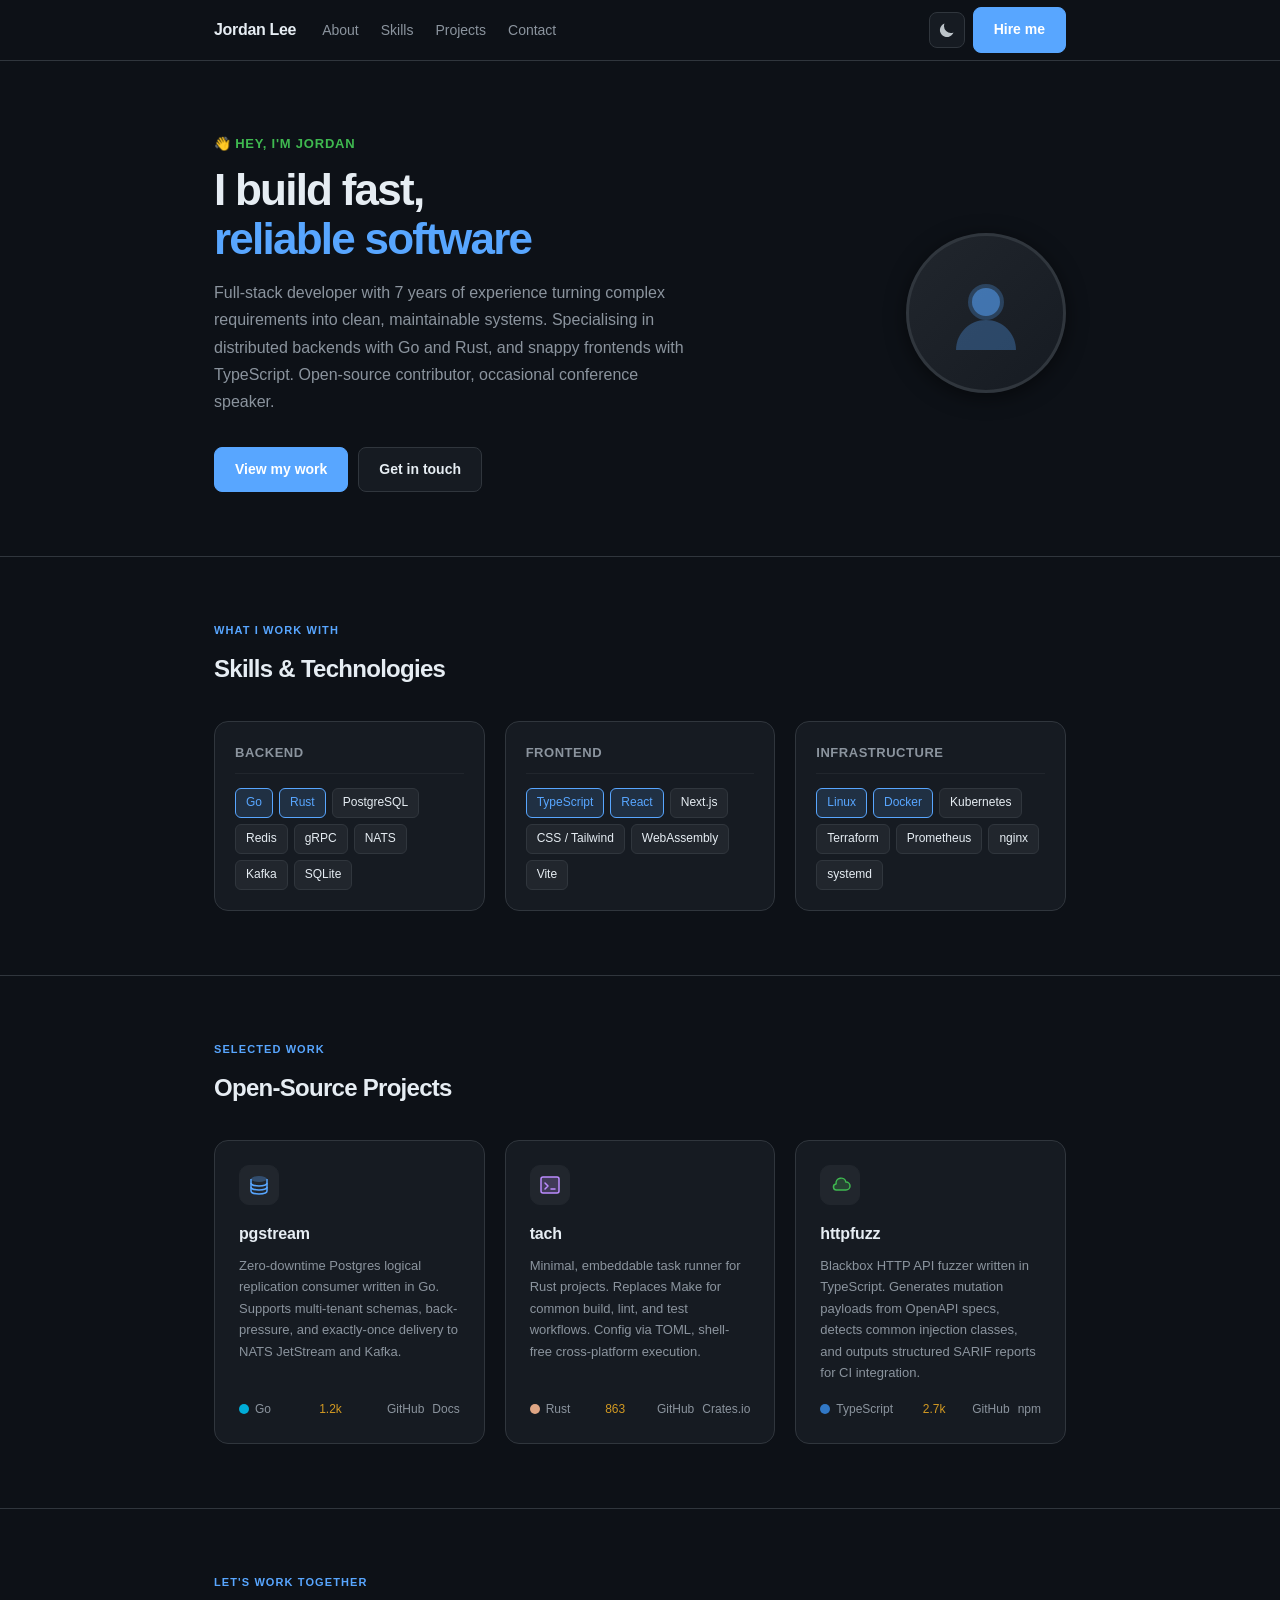
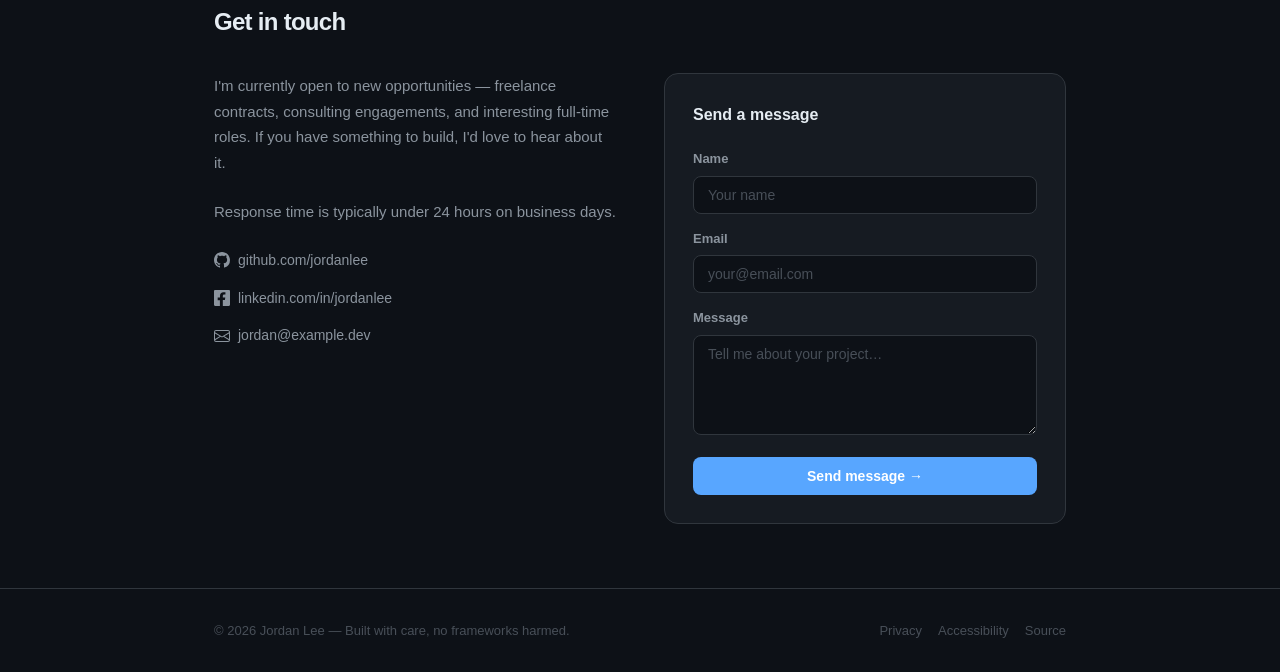
<file: internal/stub/templates/dev-portfolio/index.html>
<!DOCTYPE html>
<!--
  Developer Portfolio — Dark / Light theme toggle via pure CSS checkbox trick.
  No JavaScript. No external resources. System fonts only.
-->
<html lang="en">
<head>
  <meta charset="UTF-8">
  <meta name="viewport" content="width=device-width, initial-scale=1.0">
  <title>Jordan Lee — Full-Stack Developer</title>
  <style>
    /* ============================================================
       Developer Portfolio
       Theme toggle: CSS checkbox trick (no JS)
       Layout: Sticky header, sections, CSS grid/flexbox
       Fonts: System stack only
       ============================================================ */

    *, *::before, *::after {
      box-sizing: border-box;
      margin: 0;
      padding: 0;
    }

    /* ── Token custom properties (dark mode = default) ── */
    :root {
      --bg:           #0d1117;
      --bg-2:         #161b22;
      --bg-3:         #21262d;
      --surface:      #1c2128;
      --border:       #30363d;
      --border-light: #21262d;
      --text:         #e6edf3;
      --text-2:       #8b949e;
      --text-3:       #484f58;
      --accent:       #58a6ff;
      --accent-2:     #388bfd;
      --accent-dim:   rgba(88,166,255,0.15);
      --green:        #3fb950;
      --orange:       #d29922;
      --purple:       #bc8cff;
      --red:          #f85149;

      --radius:    8px;
      --radius-lg: 14px;
      --shadow:    0 4px 20px rgba(0,0,0,0.5);
    }

    /* ── Light theme via checkbox trick ── */
    #theme-toggle { display: none; }

    #theme-toggle:checked ~ * {
      --bg:           #ffffff;
      --bg-2:         #f6f8fa;
      --bg-3:         #eaeef2;
      --surface:      #ffffff;
      --border:       #d0d7de;
      --border-light: #eaeef2;
      --text:         #1f2328;
      --text-2:       #656d76;
      --text-3:       #9198a1;
      --accent:       #0969da;
      --accent-2:     #0550ae;
      --accent-dim:   rgba(9,105,218,0.10);
      --green:        #1a7f37;
      --orange:       #9a6700;
      --purple:       #8250df;
      --shadow:       0 4px 20px rgba(0,0,0,0.10);
    }

    /* ── Toggle label (moon/sun) ── */
    .theme-toggle-label {
      display: inline-flex;
      align-items: center;
      justify-content: center;
      width: 36px;
      height: 36px;
      border-radius: var(--radius);
      border: 1px solid var(--border);
      background: var(--bg-2);
      cursor: pointer;
      transition: background 0.2s, border-color 0.2s;
      flex-shrink: 0;
    }

    .theme-toggle-label:hover {
      background: var(--bg-3);
    }

    .theme-toggle-label .icon-dark,
    .theme-toggle-label .icon-light {
      width: 18px;
      height: 18px;
    }

    #theme-toggle:not(:checked) ~ * .icon-light { display: none; }
    #theme-toggle:checked ~ * .icon-dark  { display: none; }
    #theme-toggle:checked ~ * .icon-light { display: block; }

    /* ── Base ── */
    html { font-size: 16px; scroll-behavior: smooth; }

    body {
      font-family: -apple-system, BlinkMacSystemFont, 'Segoe UI', Roboto,
                   Oxygen, Ubuntu, Cantarell, 'Open Sans', 'Helvetica Neue',
                   sans-serif;
      background-color: var(--bg);
      color: var(--text);
      line-height: 1.65;
      min-height: 100vh;
    }

    a { color: var(--accent); text-decoration: none; }
    a:hover { color: var(--accent-2); text-decoration: underline; }

    .container {
      max-width: 900px;
      margin: 0 auto;
      padding: 0 24px;
    }

    /* ─────────────────────────────────────────────
       STICKY HEADER
    ───────────────────────────────────────────── */
    .site-header {
      position: sticky;
      top: 0;
      z-index: 100;
      background: var(--bg);
      border-bottom: 1px solid var(--border);
      backdrop-filter: blur(12px);
    }

    .header-inner {
      display: flex;
      align-items: center;
      height: 60px;
      gap: 16px;
    }

    .header-name {
      font-size: 16px;
      font-weight: 700;
      letter-spacing: -0.02em;
      color: var(--text);
      text-decoration: none;
      flex-shrink: 0;
    }

    .header-name:hover {
      color: var(--accent);
      text-decoration: none;
    }

    .header-nav {
      display: flex;
      align-items: center;
      gap: 2px;
      list-style: none;
      flex: 1;
    }

    .header-nav a {
      font-size: 14px;
      font-weight: 500;
      color: var(--text-2);
      padding: 5px 10px;
      border-radius: 6px;
      text-decoration: none;
      transition: background 0.15s, color 0.15s;
    }

    .header-nav a:hover {
      background: var(--accent-dim);
      color: var(--accent);
      text-decoration: none;
    }

    .header-actions {
      display: flex;
      align-items: center;
      gap: 8px;
      margin-left: auto;
    }

    /* ─────────────────────────────────────────────
       HERO
    ───────────────────────────────────────────── */
    .hero {
      padding: 72px 0 64px;
      border-bottom: 1px solid var(--border);
    }

    .hero-inner {
      display: grid;
      grid-template-columns: 1fr auto;
      gap: 48px;
      align-items: center;
    }

    .hero-greeting {
      font-size: 13px;
      font-weight: 600;
      letter-spacing: 0.06em;
      text-transform: uppercase;
      color: var(--green);
      margin-bottom: 12px;
    }

    .hero h1 {
      font-size: clamp(28px, 4vw, 44px);
      font-weight: 800;
      letter-spacing: -0.04em;
      line-height: 1.1;
      margin-bottom: 16px;
    }

    .hero h1 span {
      color: var(--accent);
    }

    .hero-sub {
      font-size: 16px;
      color: var(--text-2);
      max-width: 480px;
      margin-bottom: 32px;
      line-height: 1.7;
    }

    .hero-buttons {
      display: flex;
      gap: 10px;
      flex-wrap: wrap;
    }

    .btn {
      display: inline-flex;
      align-items: center;
      gap: 6px;
      font-family: inherit;
      font-size: 14px;
      font-weight: 600;
      padding: 10px 20px;
      border-radius: var(--radius);
      cursor: pointer;
      text-decoration: none;
      transition: background 0.15s, color 0.15s, border-color 0.15s;
      border: 1px solid transparent;
    }

    .btn:hover { text-decoration: none; }

    .btn-primary {
      background: var(--accent);
      color: #fff;
      border-color: var(--accent);
    }

    .btn-primary:hover {
      background: var(--accent-2);
      border-color: var(--accent-2);
      color: #fff;
    }

    .btn-secondary {
      background: var(--bg-2);
      color: var(--text);
      border-color: var(--border);
    }

    .btn-secondary:hover {
      background: var(--bg-3);
      color: var(--text);
    }

    /* ── Avatar placeholder ── */
    .hero-avatar {
      width: 160px;
      height: 160px;
      border-radius: 50%;
      background: linear-gradient(135deg, var(--bg-3), var(--bg-2));
      border: 3px solid var(--border);
      display: flex;
      align-items: center;
      justify-content: center;
      overflow: hidden;
      flex-shrink: 0;
      box-shadow: var(--shadow);
    }

    .hero-avatar svg {
      width: 90px;
      height: 90px;
    }

    /* ─────────────────────────────────────────────
       SECTION COMMON
    ───────────────────────────────────────────── */
    .section {
      padding: 64px 0;
      border-bottom: 1px solid var(--border);
    }

    .section-label {
      font-size: 11px;
      font-weight: 700;
      letter-spacing: 0.1em;
      text-transform: uppercase;
      color: var(--accent);
      margin-bottom: 10px;
    }

    .section-title {
      font-size: 24px;
      font-weight: 800;
      letter-spacing: -0.03em;
      margin-bottom: 32px;
    }

    /* ─────────────────────────────────────────────
       SKILLS
    ───────────────────────────────────────────── */
    .skills-grid {
      display: grid;
      grid-template-columns: repeat(3, 1fr);
      gap: 20px;
    }

    .skill-group {
      background: var(--bg-2);
      border: 1px solid var(--border);
      border-radius: var(--radius-lg);
      padding: 20px;
    }

    .skill-group h3 {
      font-size: 13px;
      font-weight: 700;
      letter-spacing: 0.04em;
      text-transform: uppercase;
      color: var(--text-2);
      margin-bottom: 14px;
      padding-bottom: 10px;
      border-bottom: 1px solid var(--border-light);
    }

    .skill-tags {
      display: flex;
      flex-wrap: wrap;
      gap: 6px;
    }

    .skill-tag {
      display: inline-flex;
      align-items: center;
      gap: 4px;
      background: var(--bg-3);
      border: 1px solid var(--border);
      border-radius: 6px;
      color: var(--text);
      font-size: 12px;
      font-weight: 500;
      padding: 4px 10px;
    }

    .skill-tag.featured {
      background: var(--accent-dim);
      border-color: var(--accent);
      color: var(--accent);
    }

    /* ─────────────────────────────────────────────
       PROJECTS
    ───────────────────────────────────────────── */
    .projects-grid {
      display: grid;
      grid-template-columns: repeat(3, 1fr);
      gap: 20px;
    }

    .project-card {
      background: var(--bg-2);
      border: 1px solid var(--border);
      border-radius: var(--radius-lg);
      padding: 24px;
      display: flex;
      flex-direction: column;
      transition: border-color 0.2s, box-shadow 0.2s;
    }

    .project-card:hover {
      border-color: var(--accent);
      box-shadow: 0 0 0 3px var(--accent-dim);
    }

    .project-icon {
      width: 40px;
      height: 40px;
      border-radius: 10px;
      display: flex;
      align-items: center;
      justify-content: center;
      margin-bottom: 16px;
      background: var(--bg-3);
      border: 1px solid var(--border-light);
    }

    .project-icon svg { width: 22px; height: 22px; }

    .project-card h3 {
      font-size: 16px;
      font-weight: 700;
      margin-bottom: 8px;
      letter-spacing: -0.01em;
    }

    .project-card p {
      font-size: 13px;
      color: var(--text-2);
      line-height: 1.65;
      flex: 1;
      margin-bottom: 16px;
    }

    .project-footer {
      display: flex;
      align-items: center;
      justify-content: space-between;
      flex-wrap: wrap;
      gap: 8px;
    }

    .project-lang {
      display: inline-flex;
      align-items: center;
      gap: 6px;
      font-size: 12px;
      color: var(--text-2);
    }

    .lang-dot {
      width: 10px;
      height: 10px;
      border-radius: 50%;
    }

    .lang-dot.go     { background: #00ADD8; }
    .lang-dot.rust   { background: #DEA584; }
    .lang-dot.ts     { background: #3178C6; }

    .project-links {
      display: flex;
      gap: 8px;
    }

    .project-links a {
      font-size: 12px;
      font-weight: 500;
      color: var(--text-2);
      text-decoration: none;
      transition: color 0.15s;
    }

    .project-links a:hover {
      color: var(--accent);
      text-decoration: none;
    }

    .project-stars {
      font-size: 12px;
      color: var(--orange);
      display: inline-flex;
      align-items: center;
      gap: 3px;
    }

    /* ─────────────────────────────────────────────
       CONTACT
    ───────────────────────────────────────────── */
    .contact-wrap {
      display: grid;
      grid-template-columns: 1fr 1fr;
      gap: 48px;
      align-items: start;
    }

    .contact-intro p {
      font-size: 15px;
      color: var(--text-2);
      margin-bottom: 24px;
      line-height: 1.7;
    }

    .contact-links {
      list-style: none;
      display: flex;
      flex-direction: column;
      gap: 10px;
    }

    .contact-links li a {
      display: inline-flex;
      align-items: center;
      gap: 8px;
      font-size: 14px;
      font-weight: 500;
      color: var(--text-2);
      text-decoration: none;
      transition: color 0.15s;
    }

    .contact-links li a:hover {
      color: var(--accent);
      text-decoration: none;
    }

    .contact-links li svg {
      width: 16px;
      height: 16px;
      flex-shrink: 0;
    }

    /* ── Contact form ── */
    .contact-form {
      background: var(--bg-2);
      border: 1px solid var(--border);
      border-radius: var(--radius-lg);
      padding: 28px;
    }

    .contact-form h3 {
      font-size: 16px;
      font-weight: 700;
      margin-bottom: 20px;
    }

    .form-group {
      margin-bottom: 14px;
    }

    .form-group label {
      display: block;
      font-size: 13px;
      font-weight: 600;
      color: var(--text-2);
      margin-bottom: 6px;
    }

    .form-group input,
    .form-group textarea {
      width: 100%;
      background: var(--bg);
      border: 1px solid var(--border);
      border-radius: var(--radius);
      color: var(--text);
      font-family: inherit;
      font-size: 14px;
      padding: 10px 14px;
      outline: none;
      transition: border-color 0.2s, box-shadow 0.2s;
    }

    .form-group input::placeholder,
    .form-group textarea::placeholder {
      color: var(--text-3);
    }

    .form-group input:focus,
    .form-group textarea:focus {
      border-color: var(--accent);
      box-shadow: 0 0 0 3px var(--accent-dim);
    }

    .form-group textarea {
      min-height: 100px;
      resize: vertical;
    }

    .contact-form button {
      background: var(--accent);
      border: none;
      border-radius: var(--radius);
      color: #fff;
      cursor: pointer;
      font-family: inherit;
      font-size: 14px;
      font-weight: 600;
      padding: 11px 22px;
      width: 100%;
      transition: background 0.15s;
    }

    .contact-form button:hover {
      background: var(--accent-2);
    }

    /* ─────────────────────────────────────────────
       FOOTER
    ───────────────────────────────────────────── */
    .site-footer {
      padding: 28px 0;
    }

    .footer-inner {
      display: flex;
      align-items: center;
      justify-content: space-between;
      flex-wrap: wrap;
      gap: 12px;
    }

    .footer-copy {
      font-size: 13px;
      color: var(--text-3);
    }

    .footer-links {
      display: flex;
      gap: 16px;
      list-style: none;
    }

    .footer-links a {
      font-size: 13px;
      color: var(--text-3);
      text-decoration: none;
    }

    .footer-links a:hover {
      color: var(--text);
      text-decoration: none;
    }

    /* ─────────────────────────────────────────────
       RESPONSIVE
    ───────────────────────────────────────────── */
    @media (max-width: 768px) {
      .hero-inner {
        grid-template-columns: 1fr;
      }

      .hero-avatar {
        width: 120px;
        height: 120px;
        order: -1;
      }

      .skills-grid,
      .projects-grid {
        grid-template-columns: 1fr;
      }

      .contact-wrap {
        grid-template-columns: 1fr;
      }

      .header-nav { display: none; }
    }

    @media (max-width: 520px) {
      .hero { padding: 48px 0 40px; }
      .section { padding: 48px 0; }
    }

    /* ============================================================
       End of styles
       ============================================================ */
  </style>
</head>
<body>

  <!--
    THEME TOGGLE TRICK:
    The hidden checkbox #theme-toggle is placed BEFORE the rest of the DOM.
    When checked, CSS sibling selectors (~) override CSS custom properties
    to switch to the light theme. No JavaScript needed.
  -->
  <input type="checkbox" id="theme-toggle" aria-label="Toggle colour theme">

  <!-- ── HEADER ── -->
  <header class="site-header">
    <div class="container">
      <div class="header-inner">
        <a href="#" class="header-name">Jordan Lee</a>

        <nav aria-label="Main navigation">
          <ul class="header-nav">
            <li><a href="#about">About</a></li>
            <li><a href="#skills">Skills</a></li>
            <li><a href="#projects">Projects</a></li>
            <li><a href="#contact">Contact</a></li>
          </ul>
        </nav>

        <div class="header-actions">
          <!-- Theme toggle label (connected to hidden checkbox above) -->
          <label for="theme-toggle" class="theme-toggle-label" title="Toggle dark/light theme"
                 aria-label="Toggle colour theme">
            <!-- Moon icon (shown in dark mode) -->
            <svg class="icon-dark" viewBox="0 0 18 18" fill="none"
                 xmlns="http://www.w3.org/2000/svg" aria-hidden="true">
              <path d="M15.5 11.5A7 7 0 0 1 6.5 2.5a7 7 0 1 0 9 9z"
                    fill="currentColor" opacity="0.8"/>
            </svg>
            <!-- Sun icon (shown in light mode) -->
            <svg class="icon-light" viewBox="0 0 18 18" fill="none"
                 xmlns="http://www.w3.org/2000/svg" aria-hidden="true">
              <circle cx="9" cy="9" r="3.5" fill="currentColor"/>
              <path d="M9 1v2M9 15v2M1 9h2M15 9h2M3.2 3.2l1.4 1.4M13.4 13.4l1.4 1.4
                       M3.2 14.8l1.4-1.4M13.4 4.6l1.4-1.4"
                    stroke="currentColor" stroke-width="1.5" stroke-linecap="round"/>
            </svg>
          </label>

          <a href="#contact" class="btn btn-primary">Hire me</a>
        </div>

      </div>
    </div>
  </header>

  <!-- ── HERO ── -->
  <section class="hero" id="about">
    <div class="container">
      <div class="hero-inner">

        <div class="hero-text">
          <p class="hero-greeting">&#128075; Hey, I'm Jordan</p>
          <h1>I build fast,<br><span>reliable software</span></h1>
          <p class="hero-sub">
            Full-stack developer with 7 years of experience turning complex
            requirements into clean, maintainable systems. Specialising in
            distributed backends with Go and Rust, and snappy frontends with
            TypeScript. Open-source contributor, occasional conference speaker.
          </p>
          <div class="hero-buttons">
            <a href="#projects" class="btn btn-primary">View my work</a>
            <a href="#contact"  class="btn btn-secondary">Get in touch</a>
          </div>
        </div>

        <!-- Avatar placeholder (inline SVG person) -->
        <div class="hero-avatar" aria-label="Avatar placeholder">
          <svg viewBox="0 0 90 90" fill="none" xmlns="http://www.w3.org/2000/svg"
               aria-hidden="true">
            <circle cx="45" cy="34" r="18" fill="var(--accent)" opacity="0.25"/>
            <circle cx="45" cy="34" r="14" fill="var(--accent)" opacity="0.5"/>
            <path d="M15 82c0-16.6 13.4-30 30-30s30 13.4 30 30"
                  fill="var(--accent)" opacity="0.3"/>
          </svg>
        </div>

      </div>
    </div>
  </section>

  <!-- ── SKILLS ── -->
  <section class="section" id="skills">
    <div class="container">
      <div class="section-label">What I work with</div>
      <h2 class="section-title">Skills &amp; Technologies</h2>

      <div class="skills-grid">

        <div class="skill-group">
          <h3>Backend</h3>
          <div class="skill-tags">
            <span class="skill-tag featured">Go</span>
            <span class="skill-tag featured">Rust</span>
            <span class="skill-tag">PostgreSQL</span>
            <span class="skill-tag">Redis</span>
            <span class="skill-tag">gRPC</span>
            <span class="skill-tag">NATS</span>
            <span class="skill-tag">Kafka</span>
            <span class="skill-tag">SQLite</span>
          </div>
        </div>

        <div class="skill-group">
          <h3>Frontend</h3>
          <div class="skill-tags">
            <span class="skill-tag featured">TypeScript</span>
            <span class="skill-tag featured">React</span>
            <span class="skill-tag">Next.js</span>
            <span class="skill-tag">CSS / Tailwind</span>
            <span class="skill-tag">WebAssembly</span>
            <span class="skill-tag">Vite</span>
          </div>
        </div>

        <div class="skill-group">
          <h3>Infrastructure</h3>
          <div class="skill-tags">
            <span class="skill-tag featured">Linux</span>
            <span class="skill-tag featured">Docker</span>
            <span class="skill-tag">Kubernetes</span>
            <span class="skill-tag">Terraform</span>
            <span class="skill-tag">Prometheus</span>
            <span class="skill-tag">nginx</span>
            <span class="skill-tag">systemd</span>
          </div>
        </div>

      </div><!-- /.skills-grid -->
    </div>
  </section>

  <!-- ── PROJECTS ── -->
  <section class="section" id="projects">
    <div class="container">
      <div class="section-label">Selected work</div>
      <h2 class="section-title">Open-Source Projects</h2>

      <div class="projects-grid">

        <!-- Project 1 -->
        <div class="project-card">
          <div class="project-icon">
            <!-- Database icon -->
            <svg viewBox="0 0 22 22" fill="none" xmlns="http://www.w3.org/2000/svg">
              <ellipse cx="11" cy="5" rx="8" ry="3" fill="var(--accent)" opacity="0.3"/>
              <path d="M3 5v4c0 1.66 3.58 3 8 3s8-1.34 8-3V5"
                    stroke="var(--accent)" stroke-width="1.5"/>
              <path d="M3 9v4c0 1.66 3.58 3 8 3s8-1.34 8-3V9"
                    stroke="var(--accent)" stroke-width="1.5"/>
              <path d="M3 13v4c0 1.66 3.58 3 8 3s8-1.34 8-3v-4"
                    stroke="var(--accent)" stroke-width="1.5"/>
            </svg>
          </div>
          <h3>pgstream</h3>
          <p>
            Zero-downtime Postgres logical replication consumer written in Go.
            Supports multi-tenant schemas, back-pressure, and exactly-once delivery
            to NATS JetStream and Kafka.
          </p>
          <div class="project-footer">
            <span class="project-lang">
              <span class="lang-dot go"></span>
              Go
            </span>
            <span class="project-stars">
              <svg viewBox="0 0 16 16" fill="currentColor" aria-hidden="true">
                <path d="M8 .25a.75.75 0 0 1 .673.418l1.882 3.815 4.21.612a.75.75
                         0 0 1 .416 1.279l-3.046 2.97.719 4.192a.751.751 0 0 1-1.088
                         .791L8 12.347l-3.766 1.98a.75.75 0 0 1-1.088-.79l.72-4.194
                         L.873 6.374a.75.75 0 0 1 .416-1.28l4.21-.611L7.327.668A.75.75
                         0 0 1 8 .25z"/>
              </svg>
              1.2k
            </span>
            <div class="project-links">
              <a href="#">GitHub</a>
              <a href="#">Docs</a>
            </div>
          </div>
        </div>

        <!-- Project 2 -->
        <div class="project-card">
          <div class="project-icon">
            <!-- Terminal icon -->
            <svg viewBox="0 0 22 22" fill="none" xmlns="http://www.w3.org/2000/svg">
              <rect x="2" y="3" width="18" height="16" rx="2"
                    fill="var(--purple)" opacity="0.2"/>
              <rect x="2" y="3" width="18" height="16" rx="2"
                    stroke="var(--purple)" stroke-width="1.5"/>
              <path d="M6 9l3 3-3 3M12 15h4"
                    stroke="var(--purple)" stroke-width="1.5"
                    stroke-linecap="round" stroke-linejoin="round"/>
            </svg>
          </div>
          <h3>tach</h3>
          <p>
            Minimal, embeddable task runner for Rust projects. Replaces Make
            for common build, lint, and test workflows. Config via TOML, shell-free
            cross-platform execution.
          </p>
          <div class="project-footer">
            <span class="project-lang">
              <span class="lang-dot rust"></span>
              Rust
            </span>
            <span class="project-stars">
              <svg viewBox="0 0 16 16" fill="currentColor" aria-hidden="true">
                <path d="M8 .25a.75.75 0 0 1 .673.418l1.882 3.815 4.21.612a.75.75
                         0 0 1 .416 1.279l-3.046 2.97.719 4.192a.751.751 0 0 1-1.088
                         .791L8 12.347l-3.766 1.98a.75.75 0 0 1-1.088-.79l.72-4.194
                         L.873 6.374a.75.75 0 0 1 .416-1.28l4.21-.611L7.327.668A.75.75
                         0 0 1 8 .25z"/>
              </svg>
              863
            </span>
            <div class="project-links">
              <a href="#">GitHub</a>
              <a href="#">Crates.io</a>
            </div>
          </div>
        </div>

        <!-- Project 3 -->
        <div class="project-card">
          <div class="project-icon">
            <!-- API / cloud icon -->
            <svg viewBox="0 0 22 22" fill="none" xmlns="http://www.w3.org/2000/svg">
              <path d="M17 16a4 4 0 0 0 0-8 .5.5 0 0 0-.09 0A5 5 0 0 0 7.1 9.9 3 3
                       0 0 0 8 16h9z"
                    fill="var(--green)" opacity="0.2"/>
              <path d="M17 16a4 4 0 0 0 0-8 .5.5 0 0 0-.09 0A5 5 0 0 0 7.1 9.9 3 3
                       0 0 0 8 16h9z"
                    stroke="var(--green)" stroke-width="1.5" stroke-linejoin="round"/>
            </svg>
          </div>
          <h3>httpfuzz</h3>
          <p>
            Blackbox HTTP API fuzzer written in TypeScript. Generates mutation
            payloads from OpenAPI specs, detects common injection classes, and
            outputs structured SARIF reports for CI integration.
          </p>
          <div class="project-footer">
            <span class="project-lang">
              <span class="lang-dot ts"></span>
              TypeScript
            </span>
            <span class="project-stars">
              <svg viewBox="0 0 16 16" fill="currentColor" aria-hidden="true">
                <path d="M8 .25a.75.75 0 0 1 .673.418l1.882 3.815 4.21.612a.75.75
                         0 0 1 .416 1.279l-3.046 2.97.719 4.192a.751.751 0 0 1-1.088
                         .791L8 12.347l-3.766 1.98a.75.75 0 0 1-1.088-.79l.72-4.194
                         L.873 6.374a.75.75 0 0 1 .416-1.28l4.21-.611L7.327.668A.75.75
                         0 0 1 8 .25z"/>
              </svg>
              2.7k
            </span>
            <div class="project-links">
              <a href="#">GitHub</a>
              <a href="#">npm</a>
            </div>
          </div>
        </div>

      </div><!-- /.projects-grid -->
    </div>
  </section>

  <!-- ── CONTACT ── -->
  <section class="section" id="contact">
    <div class="container">
      <div class="section-label">Let's work together</div>
      <h2 class="section-title">Get in touch</h2>

      <div class="contact-wrap">

        <div class="contact-intro">
          <p>
            I'm currently open to new opportunities — freelance contracts,
            consulting engagements, and interesting full-time roles. If you
            have something to build, I'd love to hear about it.
          </p>
          <p>
            Response time is typically under 24 hours on business days.
          </p>

          <ul class="contact-links" style="margin-top: 24px;">
            <li>
              <a href="#">
                <svg viewBox="0 0 16 16" fill="currentColor" aria-hidden="true">
                  <path d="M8 0C3.58 0 0 3.58 0 8c0 3.54 2.29 6.53 5.47 7.59.4.07.55-.17.55
                           -.38 0-.19-.01-.82-.01-1.49-2.01.37-2.53-.49-2.69-.94-.09-.23-.48-.94
                           -.82-1.13-.28-.15-.68-.52-.01-.53.63-.01 1.08.58 1.23.82.72 1.21
                           1.87.87 2.33.66.07-.52.28-.87.51-1.07-1.78-.2-3.64-.89-3.64-3.95
                           0-.87.31-1.59.82-2.15-.08-.2-.36-1.02.08-2.12 0 0 .67-.21 2.2.82.64
                           -.18 1.32-.27 2-.27.68 0 1.36.09 2 .27 1.53-1.04 2.2-.82 2.2-.82.44
                           1.1.16 1.92.08 2.12.51.56.82 1.27.82 2.15 0 3.07-1.87 3.75-3.65
                           3.95.29.25.54.73.54 1.48 0 1.07-.01 1.93-.01 2.2 0 .21.15.46.55.38
                           A8.013 8.013 0 0 0 16 8c0-4.42-3.58-8-8-8z"/>
                </svg>
                github.com/jordanlee
              </a>
            </li>
            <li>
              <a href="#">
                <svg viewBox="0 0 16 16" fill="currentColor" aria-hidden="true">
                  <path d="M0 1.146C0 .513.526 0 1.175 0h13.65C15.474 0 16 .513 16 1.146v13.708
                           c0 .633-.526 1.146-1.175 1.146H8.82v-5.97H10.9l.397-2.6H8.82V5.964
                           c0-.71.348-1.402 1.465-1.402h1.134V2.308s-1.029-.176-2.013-.176
                           c-2.054 0-3.396 1.245-3.396 3.501v1.98H3.678v2.6h2.232V16H1.175
                           C.526 16 0 15.487 0 14.854z"/>
                </svg>
                linkedin.com/in/jordanlee
              </a>
            </li>
            <li>
              <a href="#">
                <svg viewBox="0 0 16 16" fill="currentColor" aria-hidden="true">
                  <path d="M0 4a2 2 0 0 1 2-2h12a2 2 0 0 1 2 2v8a2 2 0 0 1-2 2H2a2 2
                           0 0 1-2-2V4zm2-1a1 1 0 0 0-1 1v.217l7 4.2 7-4.2V4a1 1 0
                           0 0-1-1H2zm13 2.383-4.708 2.825L15 11.105V5.383zm-.034
                           6.876-5.64-3.471L8 9.583l-1.326-.795-5.64 3.47A1 1 0 0 0
                           2 13h12a1 1 0 0 0 .966-.741zM1 11.105l4.708-2.897L1 5.383v5.722z"/>
                </svg>
                jordan@example.dev
              </a>
            </li>
          </ul>
        </div>

        <!-- Contact form -->
        <div class="contact-form">
          <h3>Send a message</h3>
          <form action="#" method="post">
            <div class="form-group">
              <label for="cf-name">Name</label>
              <input type="text" id="cf-name" name="name"
                     placeholder="Your name" autocomplete="name">
            </div>
            <div class="form-group">
              <label for="cf-email">Email</label>
              <input type="email" id="cf-email" name="email"
                     placeholder="your@email.com" autocomplete="email" required>
            </div>
            <div class="form-group">
              <label for="cf-message">Message</label>
              <textarea id="cf-message" name="message"
                        placeholder="Tell me about your project…" required></textarea>
            </div>
            <button type="submit">Send message &#8594;</button>
          </form>
        </div>

      </div><!-- /.contact-wrap -->
    </div>
  </section>

  <!-- ── FOOTER ── -->
  <footer class="site-footer">
    <div class="container">
      <div class="footer-inner">
        <p class="footer-copy">
          &copy; 2026 Jordan Lee &mdash; Built with care, no frameworks harmed.
        </p>
        <nav aria-label="Footer navigation">
          <ul class="footer-links">
            <li><a href="#">Privacy</a></li>
            <li><a href="#">Accessibility</a></li>
            <li><a href="#">Source</a></li>
          </ul>
        </nav>
      </div>
    </div>
  </footer>

</body>
</html>
</file>
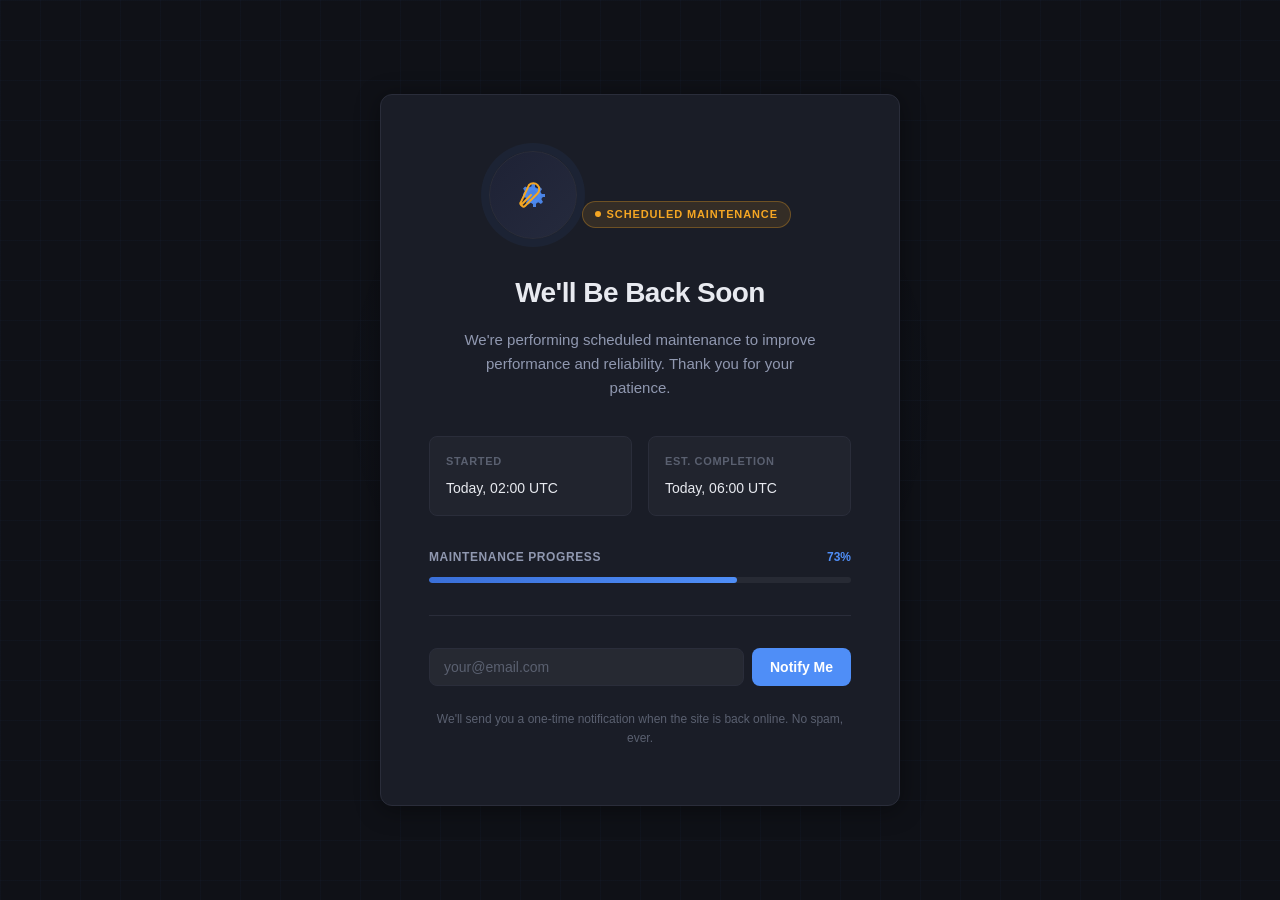
<file: internal/stub/templates/maintenance/index.html>
<!DOCTYPE html>
<html lang="en">
<head>
  <meta charset="UTF-8">
  <meta name="viewport" content="width=device-width, initial-scale=1.0">
  <title>Site Maintenance</title>
  <style>
    /* ============================================================
       Maintenance Page Styles
       Theme: Dark, minimal, professional
       Font: System stack only — no external font requests
       ============================================================ */

    *, *::before, *::after {
      box-sizing: border-box;
      margin: 0;
      padding: 0;
    }

    /* Root variables */
    :root {
      --bg-primary:   #0f1117;
      --bg-card:      #1a1d27;
      --border:       #2a2d3a;
      --accent:       #4f8ef7;
      --accent-dim:   #3a6fd8;
      --text-primary: #e8eaf0;
      --text-secondary: #9098b0;
      --text-muted:   #5a6070;
      --success:      #34c68a;
      --warning:      #f5a623;
      --radius:       12px;
      --radius-sm:    8px;
      --shadow:       0 4px 24px rgba(0, 0, 0, 0.4);
    }

    html, body {
      height: 100%;
    }

    body {
      font-family: -apple-system, BlinkMacSystemFont, 'Segoe UI', Roboto,
                   Oxygen, Ubuntu, Cantarell, 'Open Sans', 'Helvetica Neue',
                   sans-serif;
      background-color: var(--bg-primary);
      color: var(--text-primary);
      display: flex;
      flex-direction: column;
      align-items: center;
      justify-content: center;
      min-height: 100vh;
      padding: 24px;
      line-height: 1.6;
    }

    /* Background grid pattern */
    body::before {
      content: '';
      position: fixed;
      inset: 0;
      background-image:
        linear-gradient(rgba(79, 142, 247, 0.03) 1px, transparent 1px),
        linear-gradient(90deg, rgba(79, 142, 247, 0.03) 1px, transparent 1px);
      background-size: 40px 40px;
      pointer-events: none;
    }

    /* Glowing orb behind the card */
    body::after {
      content: '';
      position: fixed;
      top: 50%;
      left: 50%;
      transform: translate(-50%, -60%);
      width: 600px;
      height: 600px;
      background: radial-gradient(circle, rgba(79, 142, 247, 0.08) 0%, transparent 70%);
      pointer-events: none;
    }

    /* ── Card ── */
    .card {
      position: relative;
      background: var(--bg-card);
      border: 1px solid var(--border);
      border-radius: var(--radius);
      box-shadow: var(--shadow);
      padding: 56px 48px;
      max-width: 520px;
      width: 100%;
      text-align: center;
      z-index: 1;
    }

    /* ── Icon wrapper ── */
    .icon-wrap {
      display: inline-flex;
      align-items: center;
      justify-content: center;
      width: 88px;
      height: 88px;
      background: linear-gradient(135deg, #1e2235, #252a3d);
      border: 1px solid var(--border);
      border-radius: 50%;
      margin-bottom: 32px;
      box-shadow: 0 0 0 8px rgba(79, 142, 247, 0.06);
    }

    .icon-wrap svg {
      width: 44px;
      height: 44px;
    }

    /* ── Status badge ── */
    .badge {
      display: inline-flex;
      align-items: center;
      gap: 6px;
      background: rgba(245, 166, 35, 0.12);
      border: 1px solid rgba(245, 166, 35, 0.3);
      color: var(--warning);
      font-size: 11px;
      font-weight: 600;
      letter-spacing: 0.08em;
      text-transform: uppercase;
      padding: 4px 12px;
      border-radius: 20px;
      margin-bottom: 24px;
    }

    .badge::before {
      content: '';
      width: 6px;
      height: 6px;
      border-radius: 50%;
      background: var(--warning);
      animation: pulse 2s infinite;
    }

    @keyframes pulse {
      0%, 100% { opacity: 1; }
      50%       { opacity: 0.3; }
    }

    /* ── Headings ── */
    h1 {
      font-size: 28px;
      font-weight: 700;
      color: var(--text-primary);
      margin-bottom: 12px;
      letter-spacing: -0.02em;
    }

    .subtitle {
      font-size: 15px;
      color: var(--text-secondary);
      margin-bottom: 36px;
      max-width: 360px;
      margin-left: auto;
      margin-right: auto;
    }

    /* ── Divider ── */
    .divider {
      height: 1px;
      background: var(--border);
      margin: 32px 0;
    }

    /* ── Info rows ── */
    .info-grid {
      display: grid;
      grid-template-columns: 1fr 1fr;
      gap: 16px;
      margin-bottom: 32px;
    }

    .info-item {
      background: rgba(255, 255, 255, 0.03);
      border: 1px solid var(--border);
      border-radius: var(--radius-sm);
      padding: 16px;
      text-align: left;
    }

    .info-label {
      font-size: 11px;
      font-weight: 600;
      letter-spacing: 0.06em;
      text-transform: uppercase;
      color: var(--text-muted);
      margin-bottom: 6px;
    }

    .info-value {
      font-size: 14px;
      font-weight: 500;
      color: var(--text-primary);
    }

    /* ── Progress bar ── */
    .progress-wrap {
      text-align: left;
      margin-bottom: 32px;
    }

    .progress-header {
      display: flex;
      justify-content: space-between;
      align-items: center;
      margin-bottom: 10px;
    }

    .progress-label {
      font-size: 12px;
      font-weight: 600;
      color: var(--text-secondary);
      text-transform: uppercase;
      letter-spacing: 0.05em;
    }

    .progress-pct {
      font-size: 12px;
      font-weight: 700;
      color: var(--accent);
    }

    .progress-track {
      height: 6px;
      background: rgba(255,255,255,0.06);
      border-radius: 99px;
      overflow: hidden;
    }

    .progress-fill {
      height: 100%;
      width: 73%;
      background: linear-gradient(90deg, var(--accent-dim), var(--accent));
      border-radius: 99px;
    }

    /* ── Notify form ── */
    .notify-form {
      display: flex;
      gap: 8px;
    }

    .notify-form input[type="email"] {
      flex: 1;
      background: rgba(255,255,255,0.05);
      border: 1px solid var(--border);
      border-radius: var(--radius-sm);
      color: var(--text-primary);
      font-family: inherit;
      font-size: 14px;
      padding: 10px 14px;
      outline: none;
      transition: border-color 0.2s;
    }

    .notify-form input[type="email"]::placeholder {
      color: var(--text-muted);
    }

    .notify-form input[type="email"]:focus {
      border-color: var(--accent);
    }

    .notify-form button {
      background: var(--accent);
      border: none;
      border-radius: var(--radius-sm);
      color: #fff;
      cursor: pointer;
      font-family: inherit;
      font-size: 14px;
      font-weight: 600;
      padding: 10px 18px;
      white-space: nowrap;
      transition: background 0.2s;
    }

    .notify-form button:hover {
      background: var(--accent-dim);
    }

    /* ── Footer note ── */
    .footer-note {
      margin-top: 24px;
      font-size: 12px;
      color: var(--text-muted);
    }

    /* ── Responsive ── */
    @media (max-width: 480px) {
      .card {
        padding: 40px 24px;
      }

      .info-grid {
        grid-template-columns: 1fr;
      }

      .notify-form {
        flex-direction: column;
      }

      h1 {
        font-size: 24px;
      }
    }

    /* ============================================================
       End of styles
       ============================================================ */
  </style>
</head>
<body>

  <div class="card">

    <!-- Wrench + gear icon (inline SVG) -->
    <div class="icon-wrap">
      <svg viewBox="0 0 44 44" fill="none" xmlns="http://www.w3.org/2000/svg" aria-hidden="true">
        <!-- Gear -->
        <path d="M22 14a8 8 0 1 0 0 16 8 8 0 0 0 0-16zm0 13a5 5 0 1 1 0-10 5 5 0 0 1 0 10z"
              fill="#4f8ef7" opacity="0.5"/>
        <!-- Gear teeth -->
        <path d="M23.5 10h-3v3.2A9.05 9.05 0 0 0 17 15.1L14.2 13.4l-2.1 2.1 1.7 2.8A9.05
                 9.05 0 0 0 12 21.5v3h3.2c.4.8.9 1.5 1.5 2.1l-1.7 2.8 2.1 2.1 2.8-1.7
                 c.7.6 1.4 1.1 2.1 1.5V34h3v-3.2c.8-.4 1.5-.9 2.1-1.5l2.8 1.7 2.1-2.1
                 -1.7-2.8c.6-.7 1.1-1.4 1.5-2.1H34v-3h-3.2a9.05 9.05 0 0 0-1.5-2.1l1.7-2.8
                 -2.1-2.1-2.8 1.7a9.05 9.05 0 0 0-2.1-1.5V10z"
              fill="#4f8ef7" opacity="0.9"/>
        <!-- Wrench overlay -->
        <path d="M10 32 L20 22 M18 12 a6 6 0 0 1 8.5 8.5 L14 33 a2 2 0 0 1-2.8 0
                 l-1.2-1.2 a2 2 0 0 1 0-2.8z"
              stroke="#f5a623" stroke-width="2" stroke-linecap="round" fill="none"/>
      </svg>
    </div>

    <div class="badge">Scheduled Maintenance</div>

    <h1>We'll Be Back Soon</h1>
    <p class="subtitle">
      We're performing scheduled maintenance to improve performance and
      reliability. Thank you for your patience.
    </p>

    <!-- Info grid -->
    <div class="info-grid">
      <div class="info-item">
        <div class="info-label">Started</div>
        <div class="info-value">Today, 02:00 UTC</div>
      </div>
      <div class="info-item">
        <div class="info-label">Est. completion</div>
        <div class="info-value">Today, 06:00 UTC</div>
      </div>
    </div>

    <!-- Progress -->
    <div class="progress-wrap">
      <div class="progress-header">
        <span class="progress-label">Maintenance progress</span>
        <span class="progress-pct">73%</span>
      </div>
      <div class="progress-track">
        <div class="progress-fill"></div>
      </div>
    </div>

    <div class="divider"></div>

    <!-- Notify form -->
    <form class="notify-form" action="#" method="post">
      <input type="email" name="email" placeholder="your@email.com"
             autocomplete="email" aria-label="Email address">
      <button type="submit">Notify Me</button>
    </form>

    <p class="footer-note">
      We'll send you a one-time notification when the site is back online.
      No spam, ever.
    </p>

  </div>

</body>
</html>
</file>
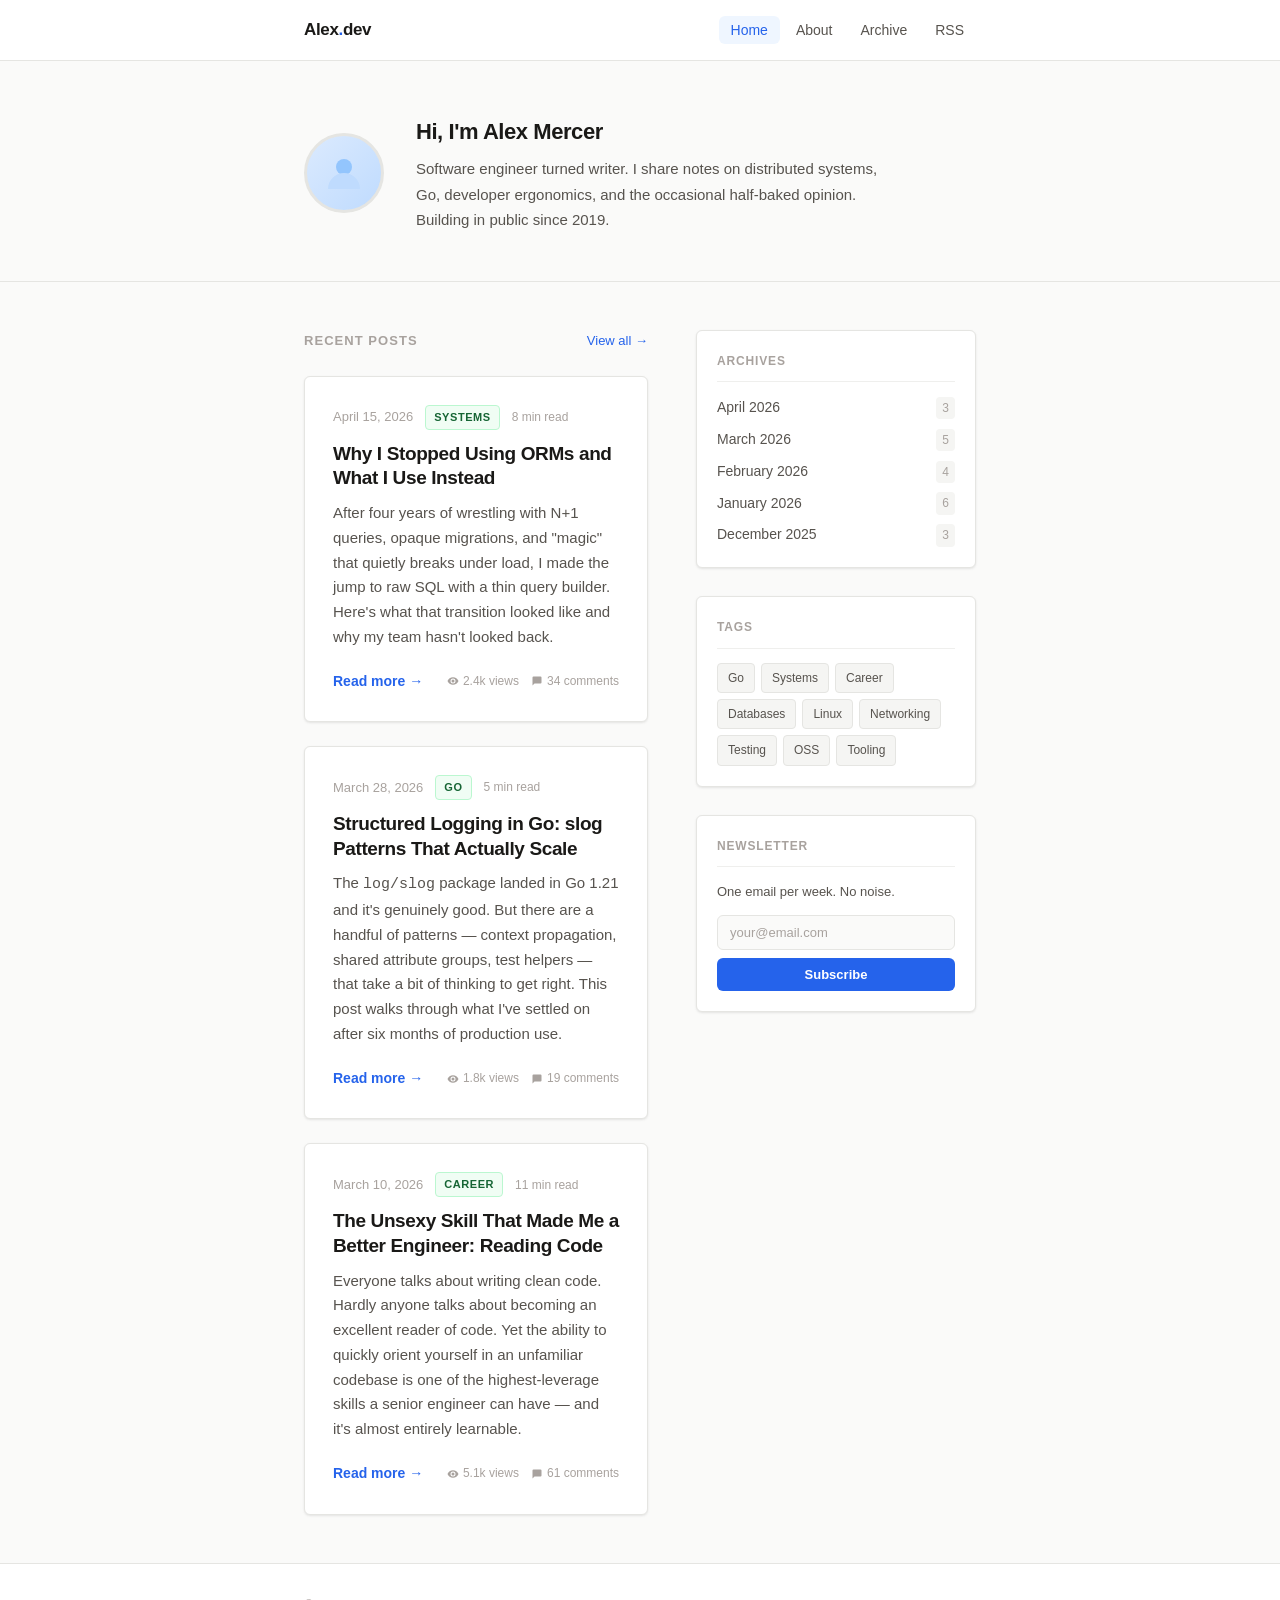
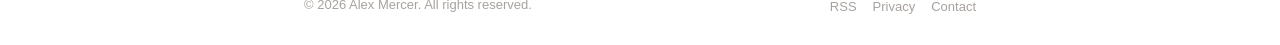
<file: internal/stub/templates/personal-blog/index.html>
<!DOCTYPE html>
<html lang="en">
<head>
  <meta charset="UTF-8">
  <meta name="viewport" content="width=device-width, initial-scale=1.0">
  <title>Alex Mercer — Notes on software & life</title>
  <style>
    /* ============================================================
       Personal Blog Styles
       Theme: Clean, readable, minimal — inspired by classic blogs
       Layout: CSS flexbox + grid
       Fonts: System stack only
       ============================================================ */

    *, *::before, *::after {
      box-sizing: border-box;
      margin: 0;
      padding: 0;
    }

    :root {
      /* Colour palette */
      --bg:           #fafaf9;
      --surface:      #ffffff;
      --surface-alt:  #f5f5f3;
      --border:       #e5e5e2;
      --border-light: #efefed;
      --text:         #1a1917;
      --text-2:       #57534e;
      --text-3:       #a8a29e;
      --accent:       #2563eb;
      --accent-hover: #1d4ed8;
      --accent-light: #eff6ff;
      --tag-bg:       #f0fdf4;
      --tag-text:     #166534;
      --tag-border:   #bbf7d0;

      /* Spacing */
      --container:    720px;
      --gap:          32px;

      /* Typography */
      --font-sans: -apple-system, BlinkMacSystemFont, 'Segoe UI', Roboto,
                    Oxygen, Ubuntu, Cantarell, 'Open Sans', 'Helvetica Neue', sans-serif;
      --font-serif: Georgia, 'Times New Roman', Times, serif;

      /* Misc */
      --radius:    6px;
      --shadow-sm: 0 1px 3px rgba(0,0,0,0.06), 0 1px 2px rgba(0,0,0,0.04);
      --shadow:    0 4px 12px rgba(0,0,0,0.08);
    }

    html {
      font-size: 16px;
      scroll-behavior: smooth;
    }

    body {
      font-family: var(--font-sans);
      background-color: var(--bg);
      color: var(--text);
      line-height: 1.7;
      min-height: 100vh;
      display: flex;
      flex-direction: column;
    }

    a {
      color: var(--accent);
      text-decoration: none;
    }

    a:hover {
      color: var(--accent-hover);
      text-decoration: underline;
    }

    img {
      max-width: 100%;
      display: block;
    }

    /* ── Layout helpers ── */
    .container {
      max-width: var(--container);
      margin: 0 auto;
      padding: 0 24px;
      width: 100%;
    }

    /* ─────────────────────────────────────────────
       HEADER / NAVIGATION
    ───────────────────────────────────────────── */
    .site-header {
      background: var(--surface);
      border-bottom: 1px solid var(--border);
      position: sticky;
      top: 0;
      z-index: 100;
    }

    .header-inner {
      display: flex;
      align-items: center;
      justify-content: space-between;
      height: 60px;
    }

    .site-brand {
      font-size: 17px;
      font-weight: 700;
      color: var(--text);
      letter-spacing: -0.02em;
      text-decoration: none;
    }

    .site-brand:hover {
      color: var(--accent);
      text-decoration: none;
    }

    .site-brand span {
      color: var(--accent);
    }

    .site-nav {
      display: flex;
      align-items: center;
      gap: 4px;
      list-style: none;
    }

    .site-nav a {
      color: var(--text-2);
      font-size: 14px;
      font-weight: 500;
      padding: 6px 12px;
      border-radius: var(--radius);
      text-decoration: none;
      transition: background 0.15s, color 0.15s;
    }

    .site-nav a:hover,
    .site-nav a.active {
      background: var(--accent-light);
      color: var(--accent);
      text-decoration: none;
    }

    /* ─────────────────────────────────────────────
       HERO / INTRO
    ───────────────────────────────────────────── */
    .hero {
      border-bottom: 1px solid var(--border);
      padding: 52px 0 48px;
    }

    .hero-inner {
      display: flex;
      align-items: center;
      gap: 32px;
    }

    .hero-avatar {
      flex-shrink: 0;
      width: 80px;
      height: 80px;
      border-radius: 50%;
      background: linear-gradient(135deg, #dbeafe, #bfdbfe);
      border: 3px solid var(--border);
      display: flex;
      align-items: center;
      justify-content: center;
      overflow: hidden;
    }

    .hero-avatar svg {
      width: 44px;
      height: 44px;
    }

    .hero-text h1 {
      font-size: 22px;
      font-weight: 700;
      letter-spacing: -0.02em;
      margin-bottom: 6px;
    }

    .hero-text p {
      font-size: 15px;
      color: var(--text-2);
      max-width: 480px;
    }

    /* ─────────────────────────────────────────────
       MAIN LAYOUT
    ───────────────────────────────────────────── */
    .main-layout {
      flex: 1;
      padding: 48px 0;
    }

    .main-grid {
      display: grid;
      grid-template-columns: 1fr 280px;
      gap: 48px;
      align-items: start;
    }

    /* ─────────────────────────────────────────────
       SECTION HEADING
    ───────────────────────────────────────────── */
    .section-heading {
      display: flex;
      align-items: center;
      justify-content: space-between;
      margin-bottom: 24px;
    }

    .section-heading h2 {
      font-size: 13px;
      font-weight: 700;
      letter-spacing: 0.08em;
      text-transform: uppercase;
      color: var(--text-3);
    }

    .section-heading a {
      font-size: 13px;
      font-weight: 500;
    }

    /* ─────────────────────────────────────────────
       POST CARDS
    ───────────────────────────────────────────── */
    .post-list {
      display: flex;
      flex-direction: column;
      gap: 24px;
    }

    .post-card {
      background: var(--surface);
      border: 1px solid var(--border);
      border-radius: var(--radius);
      padding: 28px;
      box-shadow: var(--shadow-sm);
      transition: box-shadow 0.2s, border-color 0.2s;
    }

    .post-card:hover {
      box-shadow: var(--shadow);
      border-color: var(--accent);
    }

    .post-meta {
      display: flex;
      align-items: center;
      gap: 12px;
      margin-bottom: 12px;
      flex-wrap: wrap;
    }

    .post-date {
      font-size: 13px;
      color: var(--text-3);
      font-weight: 500;
    }

    .post-tag {
      display: inline-block;
      background: var(--tag-bg);
      border: 1px solid var(--tag-border);
      color: var(--tag-text);
      font-size: 11px;
      font-weight: 600;
      letter-spacing: 0.05em;
      text-transform: uppercase;
      padding: 2px 8px;
      border-radius: 4px;
    }

    .reading-time {
      font-size: 12px;
      color: var(--text-3);
    }

    .post-card h3 {
      font-size: 19px;
      font-weight: 700;
      letter-spacing: -0.02em;
      margin-bottom: 10px;
      line-height: 1.3;
    }

    .post-card h3 a {
      color: var(--text);
      text-decoration: none;
    }

    .post-card h3 a:hover {
      color: var(--accent);
      text-decoration: none;
    }

    .post-excerpt {
      font-size: 15px;
      color: var(--text-2);
      margin-bottom: 20px;
      line-height: 1.65;
    }

    .post-footer {
      display: flex;
      align-items: center;
      justify-content: space-between;
      flex-wrap: wrap;
      gap: 12px;
    }

    .read-more {
      font-size: 14px;
      font-weight: 600;
      color: var(--accent);
      display: inline-flex;
      align-items: center;
      gap: 4px;
      text-decoration: none;
    }

    .read-more:hover {
      color: var(--accent-hover);
      text-decoration: none;
    }

    .read-more::after {
      content: '→';
    }

    .post-stats {
      display: flex;
      align-items: center;
      gap: 12px;
    }

    .stat {
      font-size: 12px;
      color: var(--text-3);
      display: inline-flex;
      align-items: center;
      gap: 4px;
    }

    /* ─────────────────────────────────────────────
       SIDEBAR
    ───────────────────────────────────────────── */
    .sidebar {
      display: flex;
      flex-direction: column;
      gap: 28px;
    }

    .widget {
      background: var(--surface);
      border: 1px solid var(--border);
      border-radius: var(--radius);
      padding: 20px;
      box-shadow: var(--shadow-sm);
    }

    .widget-title {
      font-size: 12px;
      font-weight: 700;
      letter-spacing: 0.07em;
      text-transform: uppercase;
      color: var(--text-3);
      margin-bottom: 14px;
      padding-bottom: 10px;
      border-bottom: 1px solid var(--border-light);
    }

    .widget-list {
      list-style: none;
      display: flex;
      flex-direction: column;
      gap: 8px;
    }

    .widget-list li a {
      font-size: 14px;
      color: var(--text-2);
      text-decoration: none;
      display: flex;
      justify-content: space-between;
      align-items: center;
    }

    .widget-list li a:hover {
      color: var(--accent);
      text-decoration: none;
    }

    .widget-list .count {
      font-size: 12px;
      color: var(--text-3);
      background: var(--surface-alt);
      border-radius: 4px;
      padding: 1px 6px;
    }

    /* Tags widget */
    .tag-cloud {
      display: flex;
      flex-wrap: wrap;
      gap: 6px;
    }

    .tag-cloud a {
      display: inline-block;
      background: var(--surface-alt);
      border: 1px solid var(--border);
      border-radius: 4px;
      color: var(--text-2);
      font-size: 12px;
      font-weight: 500;
      padding: 4px 10px;
      text-decoration: none;
      transition: background 0.15s, color 0.15s;
    }

    .tag-cloud a:hover {
      background: var(--accent-light);
      color: var(--accent);
      border-color: #bfdbfe;
      text-decoration: none;
    }

    /* Newsletter widget */
    .newsletter-form {
      display: flex;
      flex-direction: column;
      gap: 8px;
    }

    .newsletter-form input[type="email"] {
      background: var(--bg);
      border: 1px solid var(--border);
      border-radius: var(--radius);
      color: var(--text);
      font-family: inherit;
      font-size: 13px;
      padding: 9px 12px;
      outline: none;
      transition: border-color 0.2s;
    }

    .newsletter-form input[type="email"]::placeholder {
      color: var(--text-3);
    }

    .newsletter-form input[type="email"]:focus {
      border-color: var(--accent);
    }

    .newsletter-form button {
      background: var(--accent);
      border: none;
      border-radius: var(--radius);
      color: #fff;
      cursor: pointer;
      font-family: inherit;
      font-size: 13px;
      font-weight: 600;
      padding: 9px 16px;
      transition: background 0.2s;
    }

    .newsletter-form button:hover {
      background: var(--accent-hover);
    }

    /* ─────────────────────────────────────────────
       FOOTER
    ───────────────────────────────────────────── */
    .site-footer {
      background: var(--surface);
      border-top: 1px solid var(--border);
      padding: 28px 0;
    }

    .footer-inner {
      display: flex;
      align-items: center;
      justify-content: space-between;
      flex-wrap: wrap;
      gap: 12px;
    }

    .footer-copy {
      font-size: 13px;
      color: var(--text-3);
    }

    .footer-links {
      display: flex;
      gap: 16px;
      list-style: none;
    }

    .footer-links a {
      font-size: 13px;
      color: var(--text-3);
      text-decoration: none;
    }

    .footer-links a:hover {
      color: var(--accent);
      text-decoration: none;
    }

    /* ─────────────────────────────────────────────
       RESPONSIVE
    ───────────────────────────────────────────── */
    @media (max-width: 768px) {
      .main-grid {
        grid-template-columns: 1fr;
      }

      .sidebar {
        order: -1;
      }

      .hero-inner {
        flex-direction: column;
        text-align: center;
        gap: 20px;
      }
    }

    @media (max-width: 520px) {
      .site-nav a {
        padding: 6px 8px;
      }

      .post-card {
        padding: 20px;
      }
    }

    /* ============================================================
       End of styles
       ============================================================ */
  </style>
</head>
<body>

  <!-- ── HEADER ── -->
  <header class="site-header">
    <div class="container">
      <div class="header-inner">
        <a href="#" class="site-brand">Alex<span>.</span>dev</a>
        <nav aria-label="Main navigation">
          <ul class="site-nav">
            <li><a href="#" class="active">Home</a></li>
            <li><a href="#">About</a></li>
            <li><a href="#">Archive</a></li>
            <li><a href="#">RSS</a></li>
          </ul>
        </nav>
      </div>
    </div>
  </header>

  <!-- ── HERO ── -->
  <section class="hero">
    <div class="container">
      <div class="hero-inner">
        <div class="hero-avatar" aria-hidden="true">
          <!-- Person silhouette SVG -->
          <svg viewBox="0 0 44 44" fill="none" xmlns="http://www.w3.org/2000/svg">
            <circle cx="22" cy="16" r="8" fill="#93c5fd"/>
            <path d="M6 38c0-8.8 7.2-16 16-16s16 7.2 16 16" fill="#bfdbfe"/>
          </svg>
        </div>
        <div class="hero-text">
          <h1>Hi, I'm Alex Mercer</h1>
          <p>
            Software engineer turned writer. I share notes on distributed systems,
            Go, developer ergonomics, and the occasional half-baked opinion.
            Building in public since 2019.
          </p>
        </div>
      </div>
    </div>
  </section>

  <!-- ── MAIN ── -->
  <main class="main-layout" id="main">
    <div class="container">
      <div class="main-grid">

        <!-- Posts column -->
        <section aria-label="Recent posts">
          <div class="section-heading">
            <h2>Recent Posts</h2>
            <a href="#">View all →</a>
          </div>

          <div class="post-list">

            <!-- Post 1 -->
            <article class="post-card">
              <div class="post-meta">
                <time class="post-date" datetime="2026-04-15">April 15, 2026</time>
                <span class="post-tag">Systems</span>
                <span class="reading-time">8 min read</span>
              </div>
              <h3>
                <a href="#">
                  Why I Stopped Using ORMs and What I Use Instead
                </a>
              </h3>
              <p class="post-excerpt">
                After four years of wrestling with N+1 queries, opaque migrations,
                and "magic" that quietly breaks under load, I made the jump to raw SQL
                with a thin query builder. Here's what that transition looked like and
                why my team hasn't looked back.
              </p>
              <div class="post-footer">
                <a href="#" class="read-more">Read more</a>
                <div class="post-stats">
                  <span class="stat">
                    <svg width="12" height="12" viewBox="0 0 24 24" fill="currentColor" aria-hidden="true">
                      <path d="M12 4.5C7 4.5 2.7 7.6 1 12c1.7 4.4 6 7.5 11 7.5s9.3-3.1 11-7.5c-1.7-4.4-6-7.5-11-7.5zm0 12.5a5 5 0 1 1 0-10 5 5 0 0 1 0 10zm0-8a3 3 0 1 0 0 6 3 3 0 0 0 0-6z"/>
                    </svg>
                    2.4k views
                  </span>
                  <span class="stat">
                    <svg width="12" height="12" viewBox="0 0 24 24" fill="currentColor" aria-hidden="true">
                      <path d="M21 15a2 2 0 0 1-2 2H7l-4 4V5a2 2 0 0 1 2-2h14a2 2 0 0 1 2 2z"/>
                    </svg>
                    34 comments
                  </span>
                </div>
              </div>
            </article>

            <!-- Post 2 -->
            <article class="post-card">
              <div class="post-meta">
                <time class="post-date" datetime="2026-03-28">March 28, 2026</time>
                <span class="post-tag">Go</span>
                <span class="reading-time">5 min read</span>
              </div>
              <h3>
                <a href="#">
                  Structured Logging in Go: slog Patterns That Actually Scale
                </a>
              </h3>
              <p class="post-excerpt">
                The <code>log/slog</code> package landed in Go 1.21 and it's genuinely
                good. But there are a handful of patterns — context propagation, shared
                attribute groups, test helpers — that take a bit of thinking to get right.
                This post walks through what I've settled on after six months of production use.
              </p>
              <div class="post-footer">
                <a href="#" class="read-more">Read more</a>
                <div class="post-stats">
                  <span class="stat">
                    <svg width="12" height="12" viewBox="0 0 24 24" fill="currentColor" aria-hidden="true">
                      <path d="M12 4.5C7 4.5 2.7 7.6 1 12c1.7 4.4 6 7.5 11 7.5s9.3-3.1 11-7.5c-1.7-4.4-6-7.5-11-7.5zm0 12.5a5 5 0 1 1 0-10 5 5 0 0 1 0 10zm0-8a3 3 0 1 0 0 6 3 3 0 0 0 0-6z"/>
                    </svg>
                    1.8k views
                  </span>
                  <span class="stat">
                    <svg width="12" height="12" viewBox="0 0 24 24" fill="currentColor" aria-hidden="true">
                      <path d="M21 15a2 2 0 0 1-2 2H7l-4 4V5a2 2 0 0 1 2-2h14a2 2 0 0 1 2 2z"/>
                    </svg>
                    19 comments
                  </span>
                </div>
              </div>
            </article>

            <!-- Post 3 -->
            <article class="post-card">
              <div class="post-meta">
                <time class="post-date" datetime="2026-03-10">March 10, 2026</time>
                <span class="post-tag">Career</span>
                <span class="reading-time">11 min read</span>
              </div>
              <h3>
                <a href="#">
                  The Unsexy Skill That Made Me a Better Engineer: Reading Code
                </a>
              </h3>
              <p class="post-excerpt">
                Everyone talks about writing clean code. Hardly anyone talks about
                becoming an excellent reader of code. Yet the ability to quickly
                orient yourself in an unfamiliar codebase is one of the highest-leverage
                skills a senior engineer can have — and it's almost entirely learnable.
              </p>
              <div class="post-footer">
                <a href="#" class="read-more">Read more</a>
                <div class="post-stats">
                  <span class="stat">
                    <svg width="12" height="12" viewBox="0 0 24 24" fill="currentColor" aria-hidden="true">
                      <path d="M12 4.5C7 4.5 2.7 7.6 1 12c1.7 4.4 6 7.5 11 7.5s9.3-3.1 11-7.5c-1.7-4.4-6-7.5-11-7.5zm0 12.5a5 5 0 1 1 0-10 5 5 0 0 1 0 10zm0-8a3 3 0 1 0 0 6 3 3 0 0 0 0-6z"/>
                    </svg>
                    5.1k views
                  </span>
                  <span class="stat">
                    <svg width="12" height="12" viewBox="0 0 24 24" fill="currentColor" aria-hidden="true">
                      <path d="M21 15a2 2 0 0 1-2 2H7l-4 4V5a2 2 0 0 1 2-2h14a2 2 0 0 1 2 2z"/>
                    </svg>
                    61 comments
                  </span>
                </div>
              </div>
            </article>

          </div><!-- /.post-list -->
        </section>

        <!-- Sidebar -->
        <aside class="sidebar" aria-label="Sidebar">

          <!-- Archives widget -->
          <div class="widget">
            <h2 class="widget-title">Archives</h2>
            <ul class="widget-list">
              <li><a href="#">April 2026 <span class="count">3</span></a></li>
              <li><a href="#">March 2026 <span class="count">5</span></a></li>
              <li><a href="#">February 2026 <span class="count">4</span></a></li>
              <li><a href="#">January 2026 <span class="count">6</span></a></li>
              <li><a href="#">December 2025 <span class="count">3</span></a></li>
            </ul>
          </div>

          <!-- Tag cloud -->
          <div class="widget">
            <h2 class="widget-title">Tags</h2>
            <div class="tag-cloud">
              <a href="#">Go</a>
              <a href="#">Systems</a>
              <a href="#">Career</a>
              <a href="#">Databases</a>
              <a href="#">Linux</a>
              <a href="#">Networking</a>
              <a href="#">Testing</a>
              <a href="#">OSS</a>
              <a href="#">Tooling</a>
            </div>
          </div>

          <!-- Newsletter -->
          <div class="widget">
            <h2 class="widget-title">Newsletter</h2>
            <p style="font-size:13px; color:var(--text-2); margin-bottom:12px;">
              One email per week. No noise.
            </p>
            <form class="newsletter-form" action="#" method="post">
              <input type="email" name="email" placeholder="your@email.com"
                     autocomplete="email" aria-label="Email for newsletter">
              <button type="submit">Subscribe</button>
            </form>
          </div>

        </aside>

      </div><!-- /.main-grid -->
    </div>
  </main>

  <!-- ── FOOTER ── -->
  <footer class="site-footer">
    <div class="container">
      <div class="footer-inner">
        <p class="footer-copy">
          &copy; 2026 Alex Mercer. All rights reserved.
        </p>
        <nav aria-label="Footer navigation">
          <ul class="footer-links">
            <li><a href="#">RSS</a></li>
            <li><a href="#">Privacy</a></li>
            <li><a href="#">Contact</a></li>
          </ul>
        </nav>
      </div>
    </div>
  </footer>

</body>
</html>
</file>
